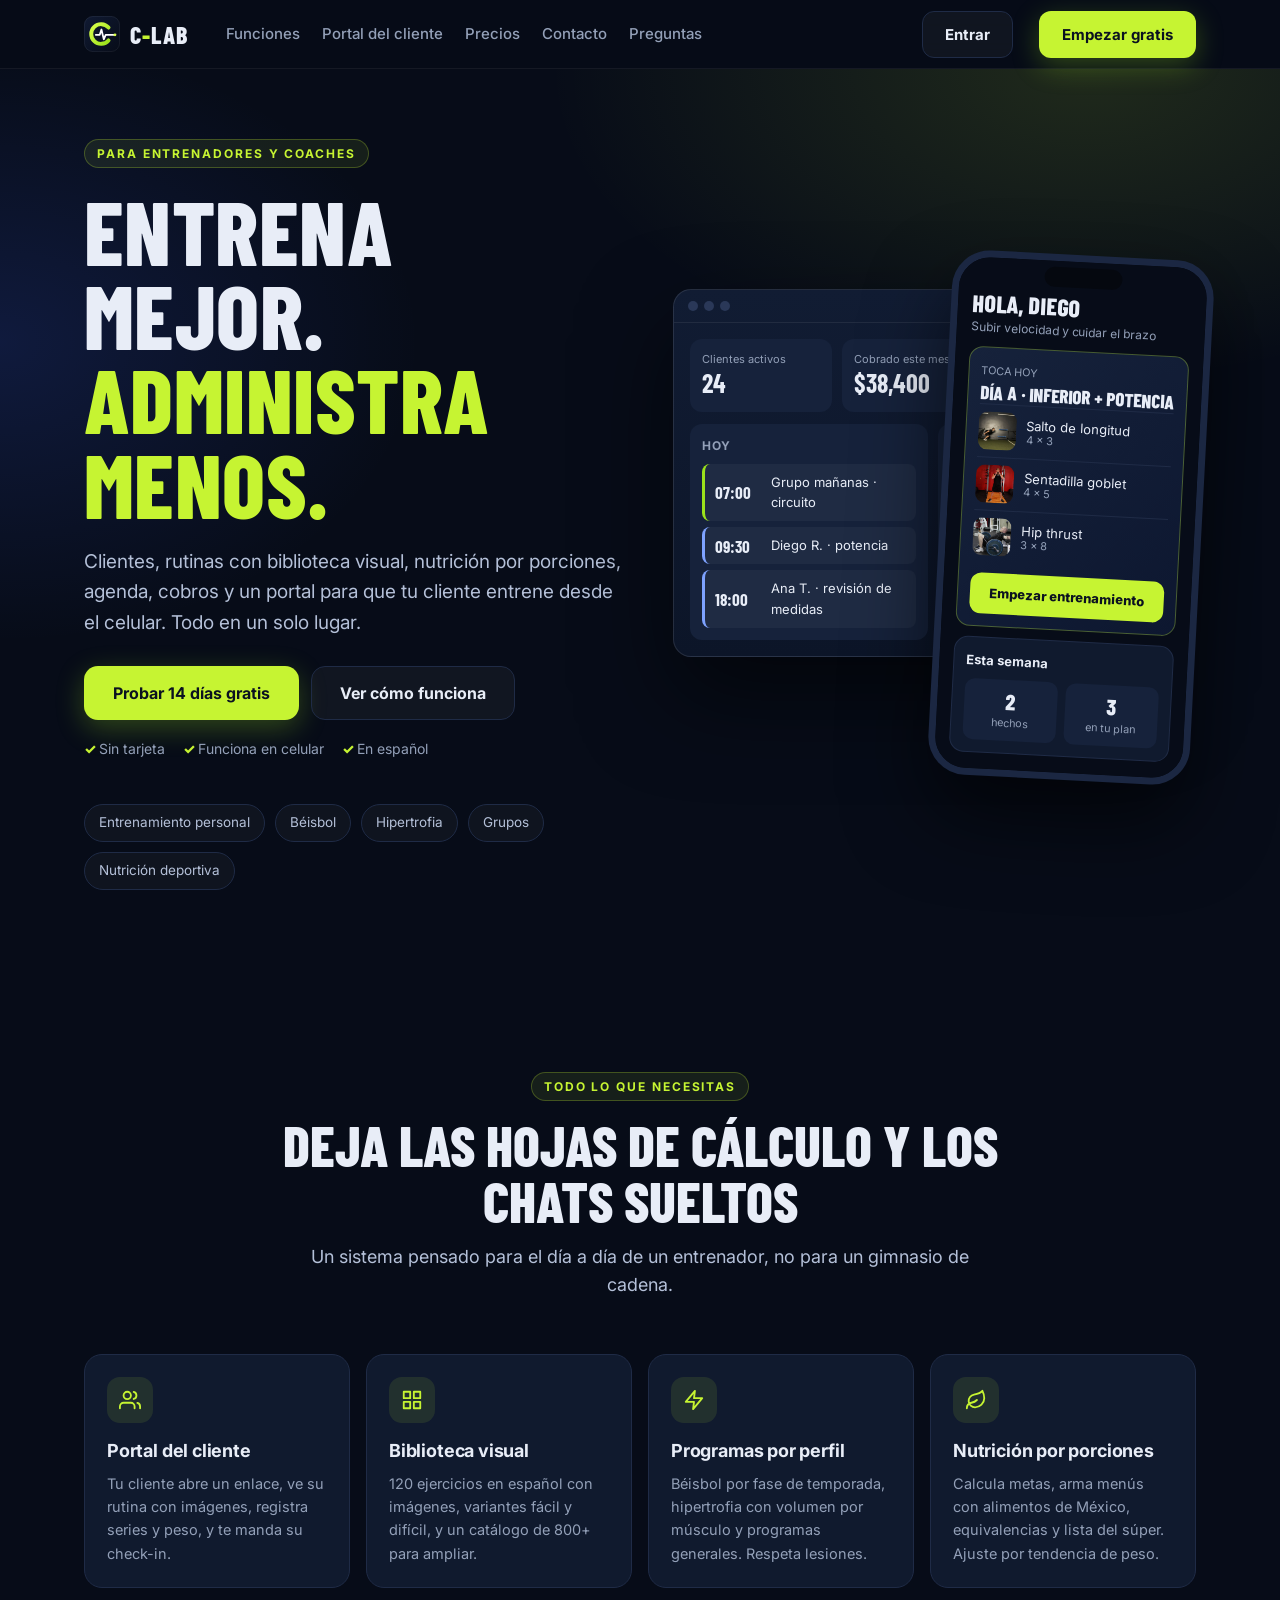
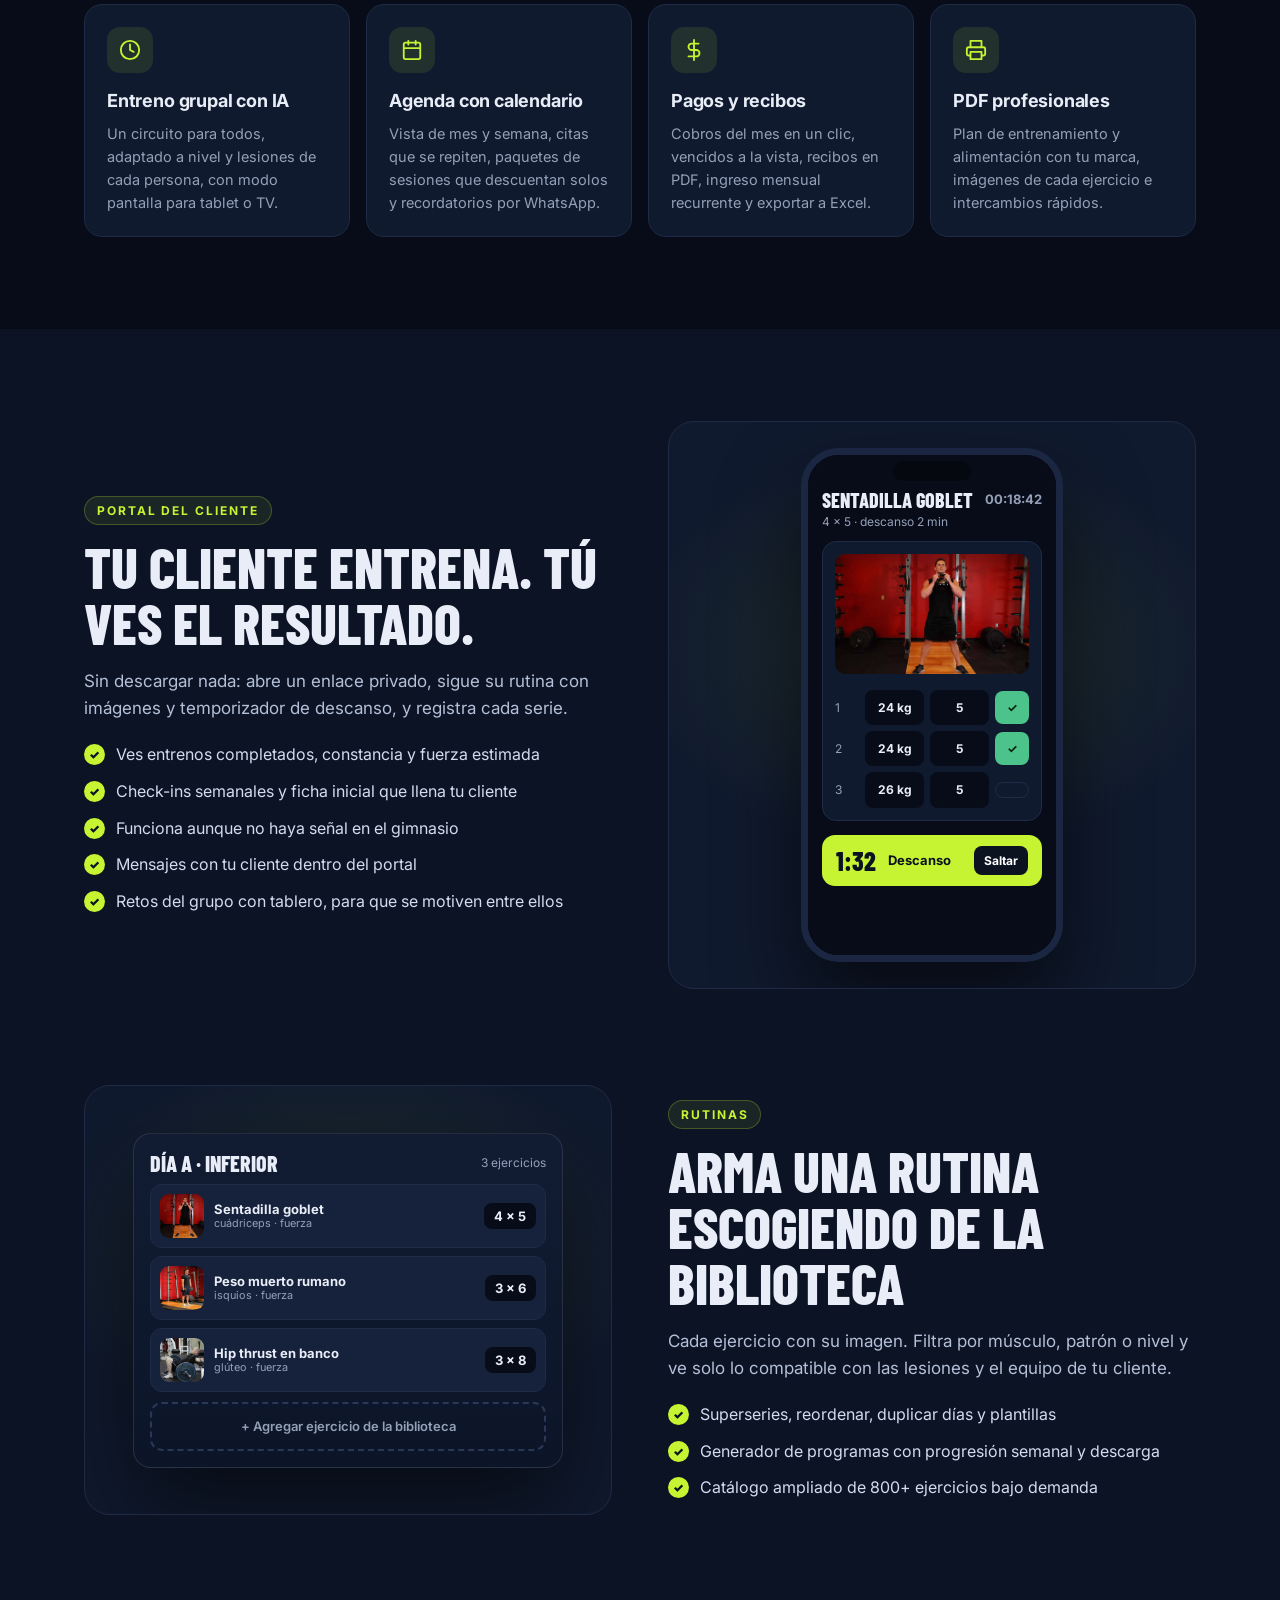
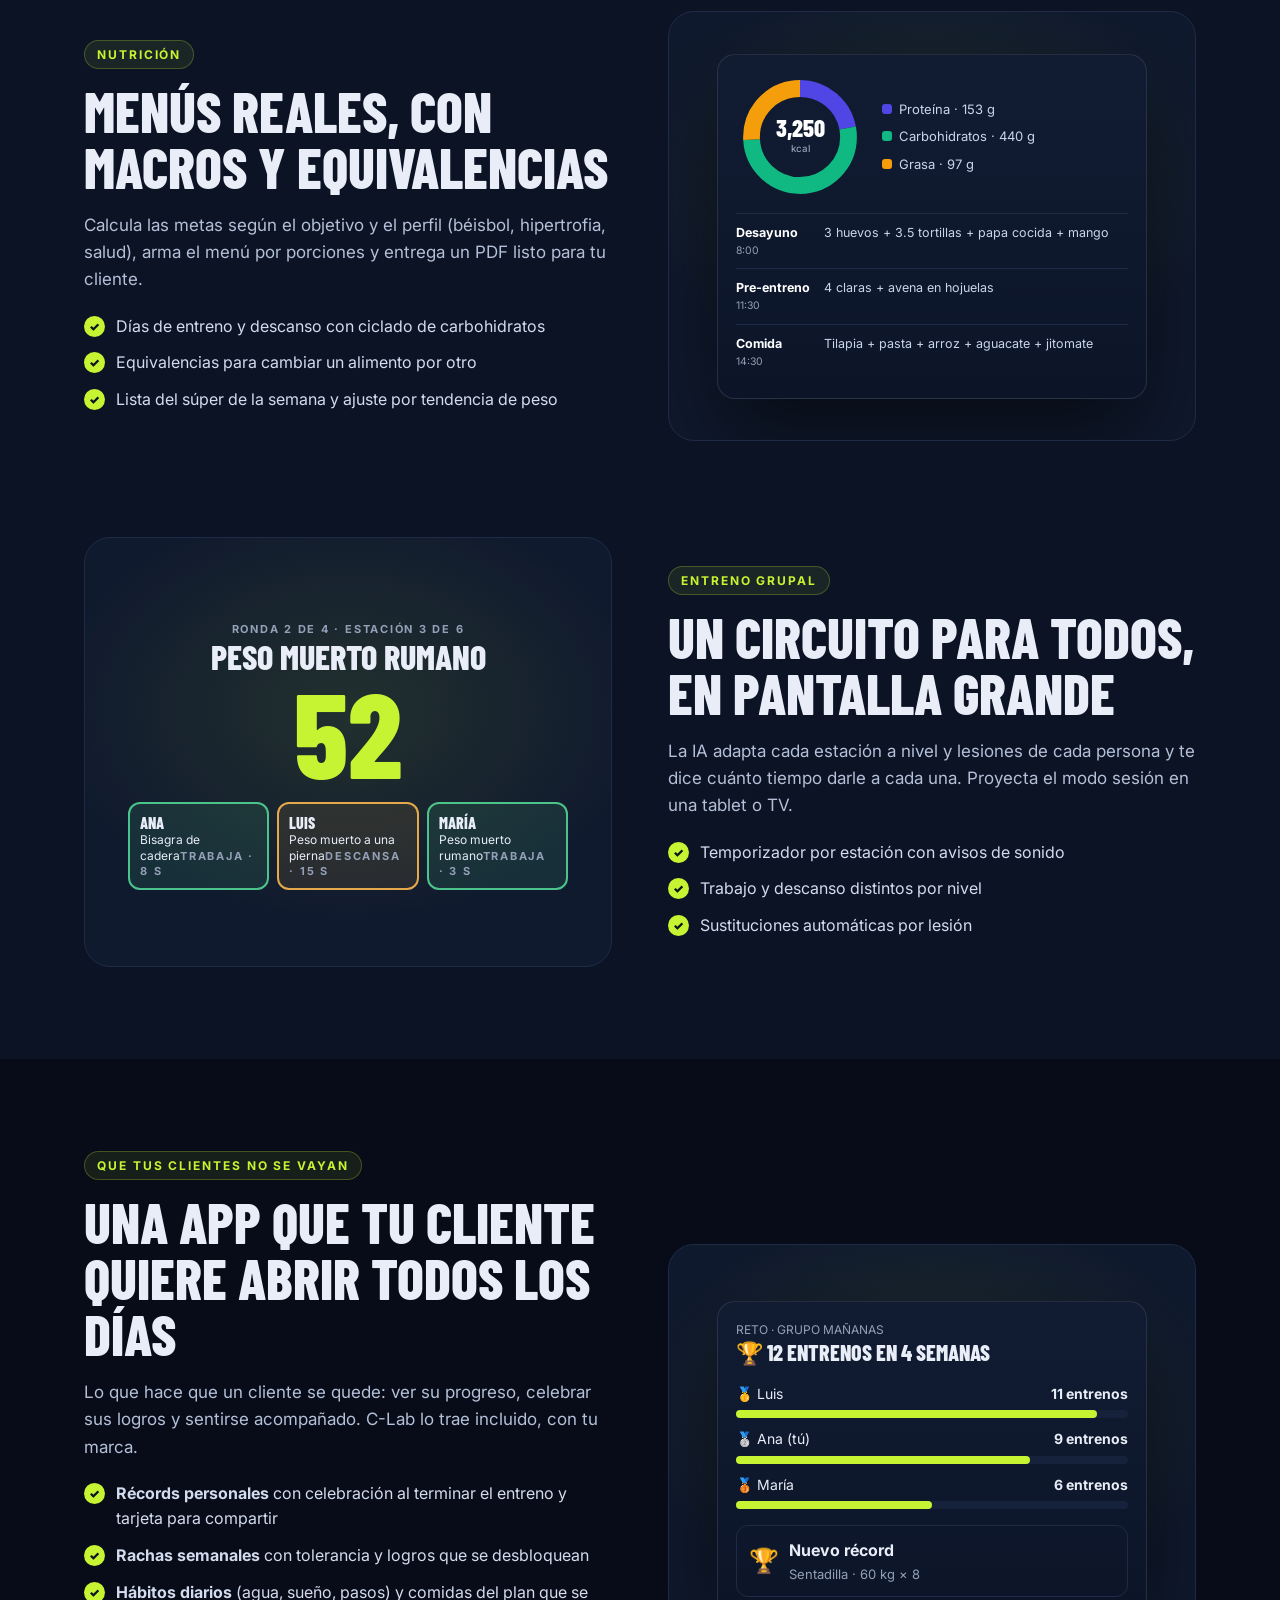
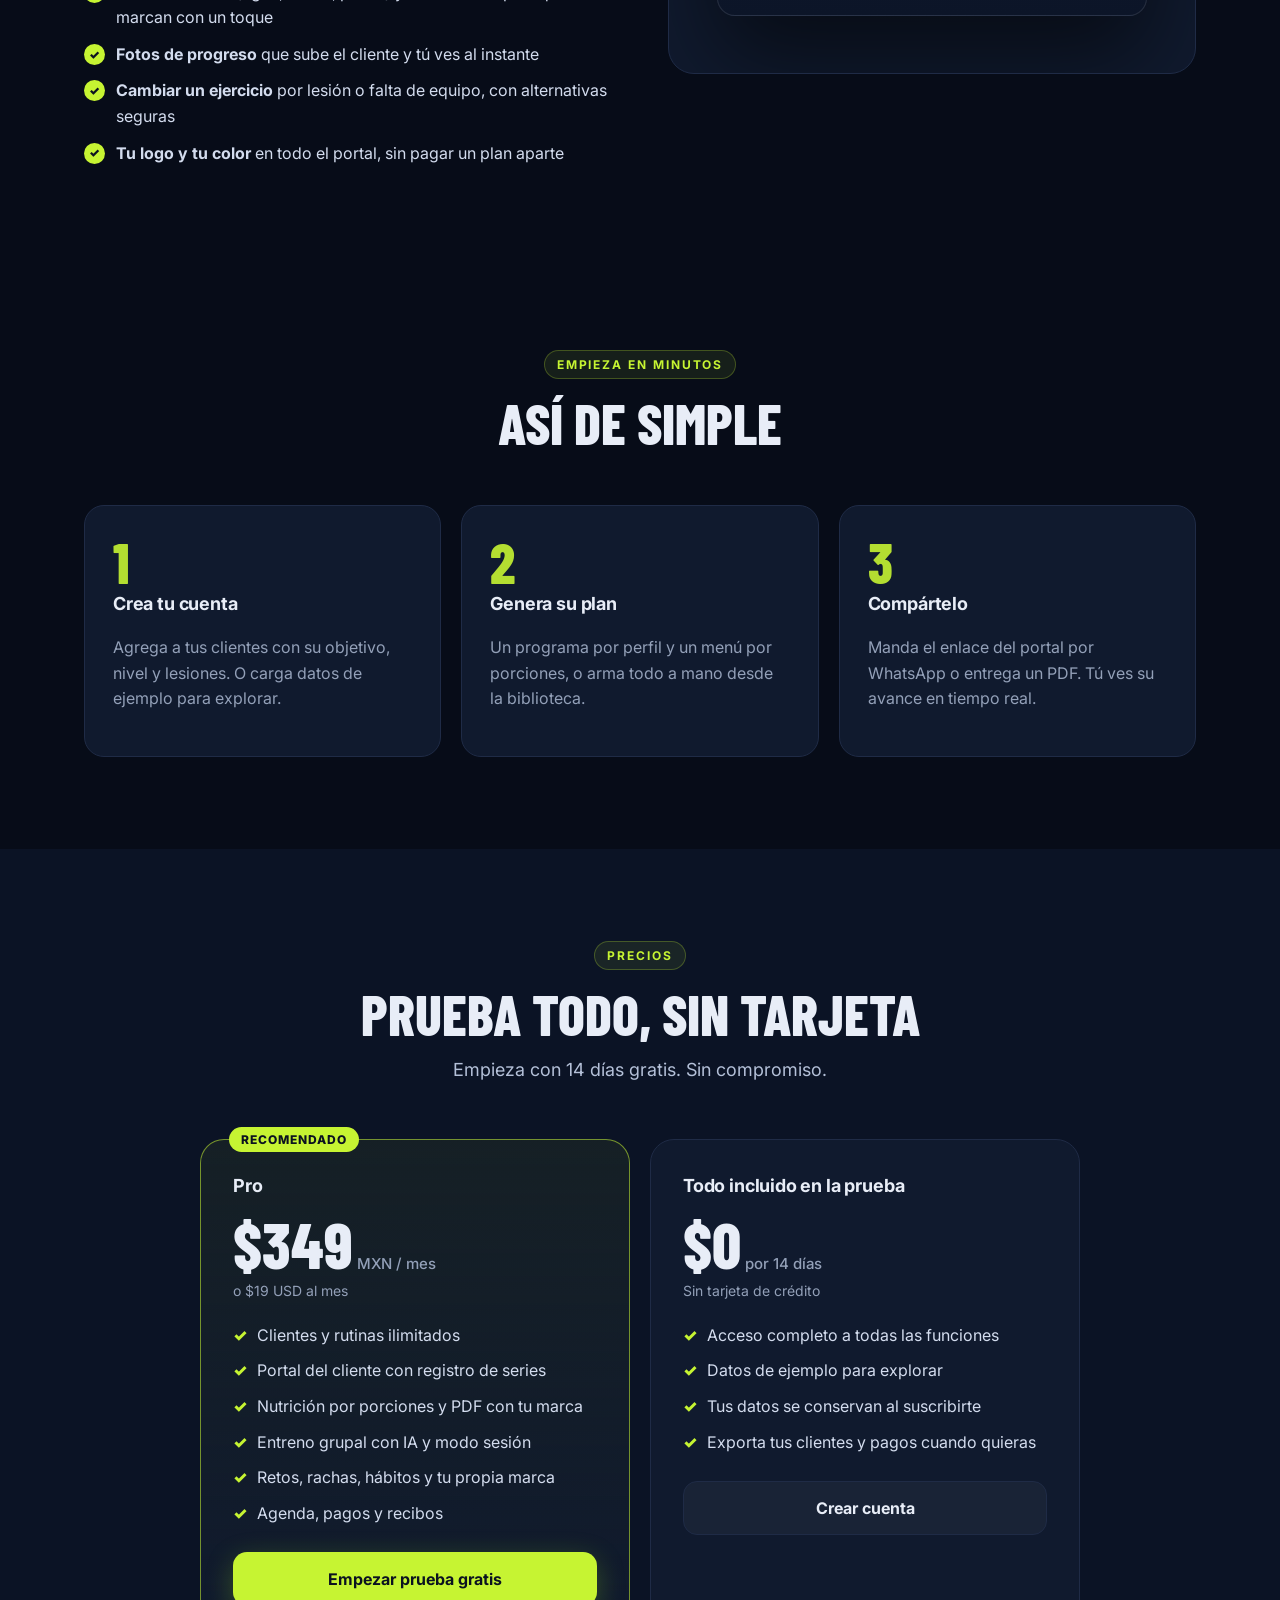
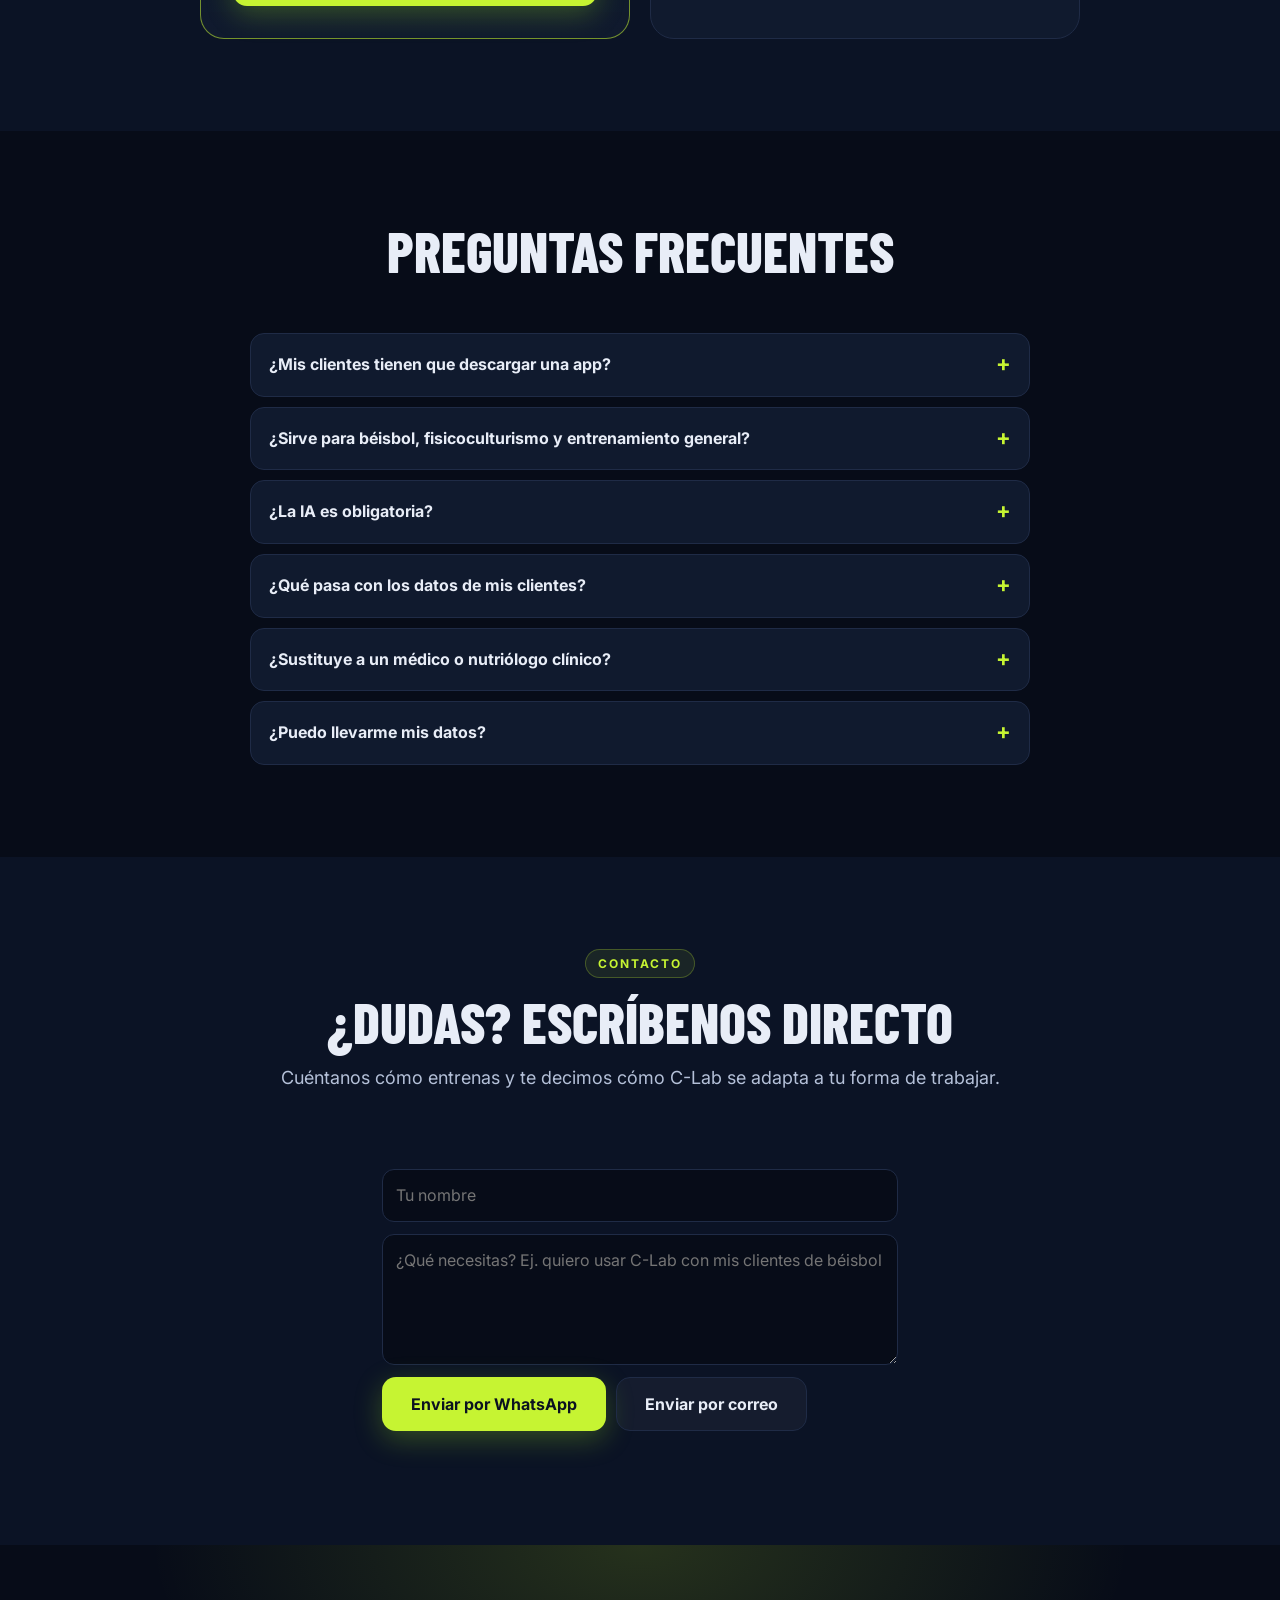
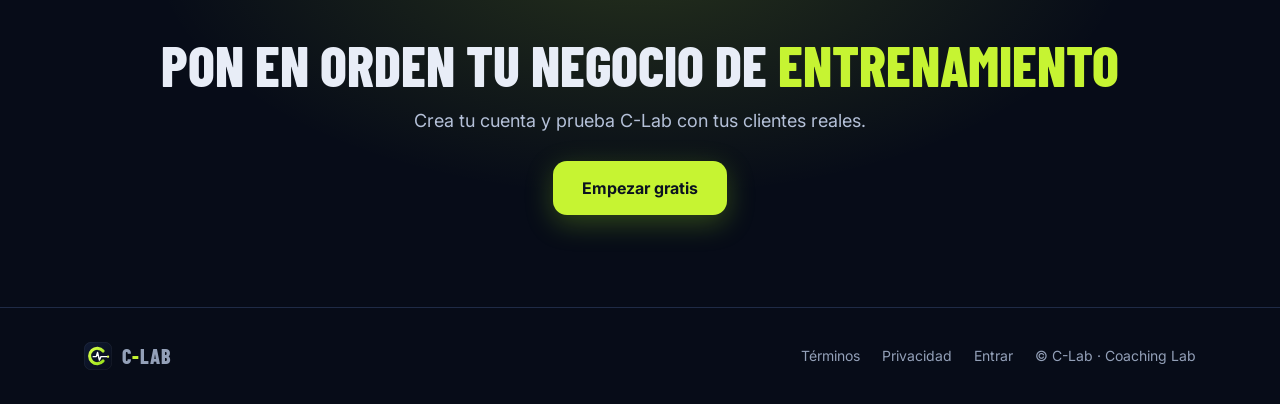
<file: index.html>
<!doctype html>
<html lang="es">
<head>
<meta charset="utf-8">
<meta name="viewport" content="width=device-width, initial-scale=1">
<meta name="theme-color" content="#070c18">
<title>C-Lab · Software para entrenadores</title>
<meta name="description" content="Clientes, rutinas con biblioteca visual, nutrición por porciones, portal del cliente, agenda y cobros. Todo en un solo lugar para entrenadores y coaches.">
<link rel="icon" href="logo-mark.svg" type="image/svg+xml">
<link rel="preconnect" href="https://fonts.googleapis.com">
<link rel="preconnect" href="https://fonts.gstatic.com" crossorigin>
<link href="https://fonts.googleapis.com/css2?family=Barlow+Condensed:wght@500;600;700;800&family=Inter:wght@400;500;600;700&display=swap" rel="stylesheet">
<link rel="stylesheet" href="landing.css?v=17">
</head>
<body>
<header class="top"><div class="wrap">
  <a class="logo" href="./"><img src="logo-mark.svg" width="36" height="36" alt=""><b>C<i>-</i>LAB</b></a>
  <nav class="links"><a href="#funciones">Funciones</a><a href="#portal">Portal del cliente</a><a href="#precios">Precios</a><a href="#contacto">Contacto</a><a href="#preguntas">Preguntas</a></nav>
  <span class="sp"></span>
  <a class="btn" href="app.html">Entrar</a><a class="btn pri" href="app.html?registro=1">Empezar gratis</a>
</div></header>

<section class="hero"><div class="wrap">
  <div>
    <span class="eyebrow">Para entrenadores y coaches</span>
    <h1 style="margin-top:20px">Entrena mejor.<br><span class="lime">Administra menos.</span></h1>
    <p class="lead">Clientes, rutinas con biblioteca visual, nutrición por porciones, agenda, cobros y un portal para que tu cliente entrene desde el celular. Todo en un solo lugar.</p>
    <div class="cta"><a class="btn pri lg" href="app.html?registro=1"><span>Probar <span id="trial">14</span> días gratis</span></a><a class="btn lg" href="#funciones">Ver cómo funciona</a></div>
    <div class="trust"><span>Sin tarjeta</span><span>Funciona en celular</span><span>En español</span></div>
    <div class="chips"><span>Entrenamiento personal</span><span>Béisbol</span><span>Hipertrofia</span><span>Grupos</span><span>Nutrición deportiva</span></div>
  </div>
  <div class="mock">
    <div class="win"><div class="bar"><i></i><i></i><i></i></div><div class="dash">
      <div class="kp"><div><small>Clientes activos</small><b>24</b></div><div><small>Cobrado este mes</small><b>$38,400</b></div><div><small>Citas de hoy</small><b>6</b></div></div>
      <div class="g2"><div class="pnl"><h4>Hoy</h4><div class="sess"><b>07:00</b><span>Grupo mañanas · circuito</span></div><div class="sess b"><b>09:30</b><span>Diego R. · potencia</span></div><div class="sess b"><b>18:00</b><span>Ana T. · revisión de medidas</span></div></div>
      <div class="pnl"><h4>Ingresos</h4><div class="bars"><i style="height:34%"></i><i style="height:48%"></i><i style="height:42%"></i><i style="height:66%"></i><i style="height:78%"></i><i style="height:94%"></i></div></div></div>
    </div></div>
    <div class="phone"><div class="ph"><h5>Hola, Diego</h5><div class="sub">Subir velocidad y cuidar el brazo</div>
      <div class="pc a"><small class="mute">TOCA HOY</small><div style="font:800 19px var(--display);text-transform:uppercase">Día A · Inferior + potencia</div>
        <div class="ex"><img src="img/ex/Standing_Long_Jump/0.jpg" alt=""><div>Salto de longitud<small>4 × 3</small></div></div>
        <div class="ex"><img src="img/ex/Goblet_Squat/0.jpg" alt=""><div>Sentadilla goblet<small>4 × 5</small></div></div>
        <div class="ex"><img src="img/ex/Barbell_Hip_Thrust/0.jpg" alt=""><div>Hip thrust<small>3 × 8</small></div></div>
        <span class="pb">Empezar entrenamiento</span></div>
      <div class="pc"><b>Esta semana</b><div style="display:flex;gap:8px;margin-top:8px"><div style="flex:1;background:var(--card2);border-radius:10px;padding:8px;text-align:center"><b style="font:800 22px var(--display)">2</b><small style="display:block;color:var(--mute)">hechos</small></div><div style="flex:1;background:var(--card2);border-radius:10px;padding:8px;text-align:center"><b style="font:800 22px var(--display)">3</b><small style="display:block;color:var(--mute)">en tu plan</small></div></div></div></div></div>
  </div>
</div></section>

<section id="funciones"><div class="wrap">
  <div class="head"><span class="eyebrow">Todo lo que necesitas</span><h2 style="margin-top:16px">Deja las hojas de cálculo y los chats sueltos</h2><p>Un sistema pensado para el día a día de un entrenador, no para un gimnasio de cadena.</p></div>
  <div class="grid">
    <div class="feat"><div class="ic"><svg width="22" height="22" viewBox="0 0 24 24" fill="none" stroke="currentColor" stroke-width="2" stroke-linecap="round" stroke-linejoin="round"><path d="M17 21v-2a4 4 0 0 0-4-4H5a4 4 0 0 0-4 4v2M9 11a4 4 0 1 0 0-8 4 4 0 0 0 0 8zM23 21v-2a4 4 0 0 0-3-3.87M16 3.13a4 4 0 0 1 0 7.75"/></svg></div><h3>Portal del cliente</h3><p>Tu cliente abre un enlace, ve su rutina con imágenes, registra series y peso, y te manda su check-in.</p></div>
    <div class="feat"><div class="ic"><svg width="22" height="22" viewBox="0 0 24 24" fill="none" stroke="currentColor" stroke-width="2" stroke-linecap="round" stroke-linejoin="round"><path d="M3 3h7v7H3zM14 3h7v7h-7zM14 14h7v7h-7zM3 14h7v7H3z"/></svg></div><h3>Biblioteca visual</h3><p>120 ejercicios en español con imágenes, variantes fácil y difícil, y un catálogo de 800+ para ampliar.</p></div>
    <div class="feat"><div class="ic"><svg width="22" height="22" viewBox="0 0 24 24" fill="none" stroke="currentColor" stroke-width="2" stroke-linecap="round" stroke-linejoin="round"><path d="M13 2L3 14h9l-1 8 10-12h-9l1-8z"/></svg></div><h3>Programas por perfil</h3><p>Béisbol por fase de temporada, hipertrofia con volumen por músculo y programas generales. Respeta lesiones.</p></div>
    <div class="feat"><div class="ic"><svg width="22" height="22" viewBox="0 0 24 24" fill="none" stroke="currentColor" stroke-width="2" stroke-linecap="round" stroke-linejoin="round"><path d="M11 20A7 7 0 0 1 9.8 6.1C15.5 5 17 4.48 19 2c1 2 2 4.18 2 8 0 5.5-4.78 10-10 10zM2 21c0-3 1.85-5.36 5.08-6C9.5 14.52 12 13 13 12"/></svg></div><h3>Nutrición por porciones</h3><p>Calcula metas, arma menús con alimentos de México, equivalencias y lista del súper. Ajuste por tendencia de peso.</p></div>
    <div class="feat"><div class="ic"><svg width="22" height="22" viewBox="0 0 24 24" fill="none" stroke="currentColor" stroke-width="2" stroke-linecap="round" stroke-linejoin="round"><circle cx="12" cy="12" r="10"/><path d="M12 6v6l4 2"/></svg></div><h3>Entreno grupal con IA</h3><p>Un circuito para todos, adaptado a nivel y lesiones de cada persona, con modo pantalla para tablet o TV.</p></div>
    <div class="feat"><div class="ic"><svg width="22" height="22" viewBox="0 0 24 24" fill="none" stroke="currentColor" stroke-width="2" stroke-linecap="round" stroke-linejoin="round"><path d="M3 6a2 2 0 0 1 2-2h14a2 2 0 0 1 2 2v14a2 2 0 0 1-2 2H5a2 2 0 0 1-2-2zM16 2v4M8 2v4M3 10h18"/></svg></div><h3>Agenda con calendario</h3><p>Vista de mes y semana, citas que se repiten, paquetes de sesiones que descuentan solos y recordatorios por WhatsApp.</p></div>
    <div class="feat"><div class="ic"><svg width="22" height="22" viewBox="0 0 24 24" fill="none" stroke="currentColor" stroke-width="2" stroke-linecap="round" stroke-linejoin="round"><path d="M12 1v22M17 5H9.5a3.5 3.5 0 0 0 0 7h5a3.5 3.5 0 0 1 0 7H6"/></svg></div><h3>Pagos y recibos</h3><p>Cobros del mes en un clic, vencidos a la vista, recibos en PDF, ingreso mensual recurrente y exportar a Excel.</p></div>
    <div class="feat"><div class="ic"><svg width="22" height="22" viewBox="0 0 24 24" fill="none" stroke="currentColor" stroke-width="2" stroke-linecap="round" stroke-linejoin="round"><path d="M6 9V2h12v7M6 18H4a2 2 0 0 1-2-2v-5a2 2 0 0 1 2-2h16a2 2 0 0 1 2 2v5a2 2 0 0 1-2 2h-2M6 14h12v8H6z"/></svg></div><h3>PDF profesionales</h3><p>Plan de entrenamiento y alimentación con tu marca, imágenes de cada ejercicio e intercambios rápidos.</p></div>
  </div>
</div></section>

<section id="portal" class="alt"><div class="wrap">
  <div class="show"><div class="txt"><span class="eyebrow">Portal del cliente</span><h2>Tu cliente entrena. Tú ves el resultado.</h2><p>Sin descargar nada: abre un enlace privado, sigue su rutina con imágenes y temporizador de descanso, y registra cada serie.</p>
    <ul><li>Ves entrenos completados, constancia y fuerza estimada</li><li>Check-ins semanales y ficha inicial que llena tu cliente</li><li>Funciona aunque no haya señal en el gimnasio</li><li>Mensajes con tu cliente dentro del portal</li><li>Retos del grupo con tablero, para que se motiven entre ellos</li></ul></div>
    <div class="stage"><div class="phone"><div class="ph"><div style="display:flex;justify-content:space-between;align-items:center"><h5 style="font-size:20px">Sentadilla goblet</h5><b class="mute">00:18:42</b></div><div class="sub">4 × 5 · descanso 2 min</div>
      <div class="pc"><img src="img/ex/Goblet_Squat/0.jpg" style="width:100%;height:120px;object-fit:cover;border-radius:10px" alt="">
        <div style="display:grid;grid-template-columns:24px 1fr 1fr 34px;gap:6px;margin-top:10px;align-items:center;font-size:12px"><span class="mute">1</span><b style="background:var(--bg);padding:8px;border-radius:8px;text-align:center">24 kg</b><b style="background:var(--bg);padding:8px;border-radius:8px;text-align:center">5</b><b style="background:#4cc38a;color:#06210f;border-radius:8px;text-align:center;padding:7px 0">✓</b>
        <span class="mute">2</span><b style="background:var(--bg);padding:8px;border-radius:8px;text-align:center">24 kg</b><b style="background:var(--bg);padding:8px;border-radius:8px;text-align:center">5</b><b style="background:#4cc38a;color:#06210f;border-radius:8px;text-align:center;padding:7px 0">✓</b>
        <span class="mute">3</span><b style="background:var(--bg);padding:8px;border-radius:8px;text-align:center">26 kg</b><b style="background:var(--bg);padding:8px;border-radius:8px;text-align:center">5</b><b style="border:1px solid var(--line);border-radius:8px;text-align:center;padding:7px 0"></b></div></div>
      <div style="background:var(--accent);color:var(--ink-a);border-radius:13px;padding:10px 14px;display:flex;align-items:center;gap:12px;margin-top:14px"><b style="font:800 26px var(--display)">1:32</b><b style="flex:1">Descanso</b><span style="background:var(--ink-a);color:#fff;border-radius:8px;padding:5px 10px;font-size:12px;font-weight:700">Saltar</span></div></div></div></div></div>

  <div class="show rev"><div class="txt"><span class="eyebrow">Rutinas</span><h2>Arma una rutina escogiendo de la biblioteca</h2><p>Cada ejercicio con su imagen. Filtra por músculo, patrón o nivel y ve solo lo compatible con las lesiones y el equipo de tu cliente.</p>
    <ul><li>Superseries, reordenar, duplicar días y plantillas</li><li>Generador de programas con progresión semanal y descarga</li><li>Catálogo ampliado de 800+ ejercicios bajo demanda</li></ul></div>
    <div class="stage"><div class="panel win" style="padding:16px"><div style="display:flex;justify-content:space-between;align-items:center"><b style="font:800 22px var(--display);text-transform:uppercase">Día A · Inferior</b><span style="color:var(--mute);font-size:12px">3 ejercicios</span></div>
      <div class="rb"><img src="img/ex/Goblet_Squat/0.jpg" alt=""><div><b>Sentadilla goblet</b><small>cuádriceps · fuerza</small></div><span>4 × 5</span></div>
      <div class="rb"><img src="img/ex/Stiff-Legged_Dumbbell_Deadlift/0.jpg" alt=""><div><b>Peso muerto rumano</b><small>isquios · fuerza</small></div><span>3 × 6</span></div>
      <div class="rb"><img src="img/ex/Barbell_Hip_Thrust/0.jpg" alt=""><div><b>Hip thrust en banco</b><small>glúteo · fuerza</small></div><span>3 × 8</span></div>
      <div class="add">+ Agregar ejercicio de la biblioteca</div></div></div></div>

  <div class="show"><div class="txt"><span class="eyebrow">Nutrición</span><h2>Menús reales, con macros y equivalencias</h2><p>Calcula las metas según el objetivo y el perfil (béisbol, hipertrofia, salud), arma el menú por porciones y entrega un PDF listo para tu cliente.</p>
    <ul><li>Días de entreno y descanso con ciclado de carbohidratos</li><li>Equivalencias para cambiar un alimento por otro</li><li>Lista del súper de la semana y ajuste por tendencia de peso</li></ul></div>
    <div class="stage"><div class="panel win" style="padding:18px"><div class="donutm"><svg viewBox="0 0 42 42"><circle r="15.9155" cx="21" cy="21" fill="none" stroke="#4f46e5" stroke-width="5.5" stroke-dasharray="22 78" transform="rotate(-90 21 21)"/><circle r="15.9155" cx="21" cy="21" fill="none" stroke="#10b981" stroke-width="5.5" stroke-dasharray="52 48" stroke-dashoffset="-22" transform="rotate(-90 21 21)"/><circle r="15.9155" cx="21" cy="21" fill="none" stroke="#f59e0b" stroke-width="5.5" stroke-dasharray="26 74" stroke-dashoffset="-74" transform="rotate(-90 21 21)"/><text x="21" y="21" text-anchor="middle" fill="#fff" style="font:800 8px var(--display)">3,250</text><text x="21" y="26" text-anchor="middle" fill="#93a0b8" style="font:500 3.2px var(--font)">kcal</text></svg>
      <div class="lg2"><span><i style="background:#4f46e5"></i>Proteína · 153 g</span><span><i style="background:#10b981"></i>Carbohidratos · 440 g</span><span><i style="background:#f59e0b"></i>Grasa · 97 g</span></div></div>
      <div class="meal" style="margin-top:12px"><span><b>Desayuno</b><small>8:00</small></span><span>3 huevos + 3.5 tortillas + papa cocida + mango</span></div>
      <div class="meal"><span><b>Pre-entreno</b><small>11:30</small></span><span>4 claras + avena en hojuelas</span></div>
      <div class="meal"><span><b>Comida</b><small>14:30</small></span><span>Tilapia + pasta + arroz + aguacate + jitomate</span></div></div></div></div>

  <div class="show rev"><div class="txt"><span class="eyebrow">Entreno grupal</span><h2>Un circuito para todos, en pantalla grande</h2><p>La IA adapta cada estación a nivel y lesiones de cada persona y te dice cuánto tiempo darle a cada una. Proyecta el modo sesión en una tablet o TV.</p>
    <ul><li>Temporizador por estación con avisos de sonido</li><li>Trabajo y descanso distintos por nivel</li><li>Sustituciones automáticas por lesión</li></ul></div>
    <div class="stage"><div class="timer"><small>Ronda 2 de 4 · Estación 3 de 6</small><div class="n">Peso muerto rumano</div><div class="t">52</div>
      <div class="cl3"><div><b>Ana</b>Bisagra de cadera<small>TRABAJA · 8 s</small></div><div class="r"><b>Luis</b>Peso muerto a una pierna<small>DESCANSA · 15 s</small></div><div><b>María</b>Peso muerto rumano<small>TRABAJA · 3 s</small></div></div></div></div></div>
</div></section>

<section id="retencion"><div class="wrap">
  <div class="show"><div class="txt"><span class="eyebrow">Que tus clientes no se vayan</span><h2>Una app que tu cliente quiere abrir todos los días</h2><p>Lo que hace que un cliente se quede: ver su progreso, celebrar sus logros y sentirse acompañado. C-Lab lo trae incluido, con tu marca.</p>
    <ul><li><span><b>Récords personales</b> con celebración al terminar el entreno y tarjeta para compartir</span></li><li><span><b>Rachas semanales</b> con tolerancia y logros que se desbloquean</span></li><li><span><b>Hábitos diarios</b> (agua, sueño, pasos) y comidas del plan que se marcan con un toque</span></li><li><span><b>Fotos de progreso</b> que sube el cliente y tú ves al instante</span></li><li><span><b>Cambiar un ejercicio</b> por lesión o falta de equipo, con alternativas seguras</span></li><li><span><b>Tu logo y tu color</b> en todo el portal, sin pagar un plan aparte</span></li></ul></div>
    <div class="stage"><div class="panel win" style="padding:18px"><div style="font-size:12px;color:var(--mute)">RETO · GRUPO MAÑANAS</div><b style="font:800 22px var(--display);text-transform:uppercase">🏆 12 entrenos en 4 semanas</b>
      <div style="margin-top:14px;display:grid;gap:10px;font-size:14px">
        <div><div style="display:flex;justify-content:space-between"><span>🥇 Luis</span><b>11 entrenos</b></div><div style="height:8px;border-radius:8px;background:var(--card2);margin-top:5px"><i style="display:block;height:100%;width:92%;border-radius:8px;background:var(--accent)"></i></div></div>
        <div><div style="display:flex;justify-content:space-between"><span>🥈 Ana (tú)</span><b>9 entrenos</b></div><div style="height:8px;border-radius:8px;background:var(--card2);margin-top:5px"><i style="display:block;height:100%;width:75%;border-radius:8px;background:var(--accent)"></i></div></div>
        <div><div style="display:flex;justify-content:space-between"><span>🥉 María</span><b>6 entrenos</b></div><div style="height:8px;border-radius:8px;background:var(--card2);margin-top:5px"><i style="display:block;height:100%;width:50%;border-radius:8px;background:var(--accent)"></i></div></div></div>
      <div style="margin-top:16px;border:1px solid var(--line);border-radius:12px;padding:12px;display:flex;gap:10px;align-items:center"><span style="font-size:24px">🏆</span><div><b>Nuevo récord</b><div style="color:var(--mute);font-size:13px">Sentadilla · 60 kg × 8</div></div></div></div></div></div>
</div></section>

<section><div class="wrap">
  <div class="head"><span class="eyebrow">Empieza en minutos</span><h2 style="margin-top:16px">Así de simple</h2></div>
  <div class="steps"><div class="step"><div class="n">1</div><h3>Crea tu cuenta</h3><p>Agrega a tus clientes con su objetivo, nivel y lesiones. O carga datos de ejemplo para explorar.</p></div>
    <div class="step"><div class="n">2</div><h3>Genera su plan</h3><p>Un programa por perfil y un menú por porciones, o arma todo a mano desde la biblioteca.</p></div>
    <div class="step"><div class="n">3</div><h3>Compártelo</h3><p>Manda el enlace del portal por WhatsApp o entrega un PDF. Tú ves su avance en tiempo real.</p></div></div>
</div></section>

<section id="precios" class="alt"><div class="wrap">
  <div class="head"><span class="eyebrow">Precios</span><h2 style="margin-top:16px">Prueba todo, sin tarjeta</h2><p>Empieza con <span id="trial2">14</span> días gratis. Sin compromiso.</p></div>
  <div class="prices">
    <div class="plan pro"><span class="tagp">Recomendado</span><h3>Pro</h3><div class="price"><span id="p-mxn">$349</span><small> MXN / mes</small></div><div class="mute" style="font-size:14px">o <span id="p-usd">$19</span> USD al mes</div>
      <ul><li>Clientes y rutinas ilimitados</li><li>Portal del cliente con registro de series</li><li>Nutrición por porciones y PDF con tu marca</li><li>Entreno grupal con IA y modo sesión</li><li>Retos, rachas, hábitos y tu propia marca</li><li>Agenda, pagos y recibos</li></ul><a class="btn pri lg" style="width:100%;justify-content:center" href="app.html?registro=1">Empezar prueba gratis</a></div>
    <div class="plan"><h3>Todo incluido en la prueba</h3><div class="price">$0<small> por <span id="trial3">14</span> días</small></div><div class="mute" style="font-size:14px">Sin tarjeta de crédito</div>
      <ul><li>Acceso completo a todas las funciones</li><li>Datos de ejemplo para explorar</li><li>Tus datos se conservan al suscribirte</li><li>Exporta tus clientes y pagos cuando quieras</li></ul><a class="btn lg" style="width:100%;justify-content:center" href="app.html?registro=1">Crear cuenta</a></div>
  </div>
</div></section>

<section id="preguntas"><div class="wrap">
  <div class="head"><h2>Preguntas frecuentes</h2></div>
  <div class="faq">
    <details><summary>¿Mis clientes tienen que descargar una app?</summary><p>No. Reciben un enlace y abren su plan en el navegador del celular. Si quieren, lo agregan a la pantalla de inicio y se abre como una app.</p></details>
    <details><summary>¿Sirve para béisbol, fisicoculturismo y entrenamiento general?</summary><p>Sí. Cada cliente tiene su perfil: béisbol (con fases de temporada y cuidado del brazo), hipertrofia (con volumen por músculo y descargas) o salud general. Los programas y los menús se ajustan a ese perfil.</p></details>
    <details><summary>¿La IA es obligatoria?</summary><p>No. Sin IA, el entreno grupal se arma con reglas del sistema. Si quieres razonamiento adicional, agregas tu propia clave de Anthropic en Ajustes.</p></details>
    <details><summary>¿Qué pasa con los datos de mis clientes?</summary><p>Se guardan en la nube con acceso restringido por cuenta: cada entrenador solo ve a sus clientes. El enlace del portal es privado y puedes desactivarlo o cambiarlo en cualquier momento. Lee el <a href="privacidad.html" style="color:var(--accent)">aviso de privacidad</a>.</p></details>
    <details><summary>¿Sustituye a un médico o nutriólogo clínico?</summary><p>No. C-Lab es una herramienta de orientación para entrenadores. Los planes son sugerencias que tú revisas y ajustas, y no reemplazan una valoración médica.</p></details>
    <details><summary>¿Puedo llevarme mis datos?</summary><p>Sí. Puedes descargar un respaldo completo y exportar clientes y pagos a Excel (CSV) cuando quieras.</p></details>
  </div>
</div></section>

<section id="contacto" class="alt"><div class="wrap">
  <div class="head"><span class="eyebrow">Contacto</span><h2 style="margin-top:16px">¿Dudas? Escríbenos directo</h2><p>Cuéntanos cómo entrenas y te decimos cómo C-Lab se adapta a tu forma de trabajar.</p></div>
  <form id="contact-form" class="panel" style="max-width:560px;margin:0 auto;padding:22px;display:grid;gap:12px">
    <input name="name" placeholder="Tu nombre" required autocomplete="name" style="padding:13px;border-radius:12px;border:1px solid var(--line);background:var(--bg);color:inherit;font:inherit">
    <textarea name="msg" rows="4" placeholder="¿Qué necesitas? Ej. quiero usar C-Lab con mis clientes de béisbol" required style="padding:13px;border-radius:12px;border:1px solid var(--line);background:var(--bg);color:inherit;font:inherit"></textarea>
    <div style="display:flex;gap:10px;flex-wrap:wrap"><button type="submit" class="btn pri lg" data-via="wa" id="c-wa" hidden>Enviar por WhatsApp</button><button type="submit" class="btn lg" data-via="mail" id="c-mail" hidden>Enviar por correo</button></div>
    <p id="c-none" class="mute" style="margin:0;font-size:14px">Muy pronto: por ahora puedes crear tu cuenta y probar C-Lab gratis.</p>
  </form>
</div></section>

<section class="final"><div class="wrap"><h2>Pon en orden tu negocio de <span class="lime">entrenamiento</span></h2><p>Crea tu cuenta y prueba C-Lab con tus clientes reales.</p><a class="btn pri lg" href="app.html?registro=1">Empezar gratis</a></div></section>

<footer><div class="wrap"><a class="logo" href="./"><img src="logo-mark.svg" width="28" height="28" alt=""><b style="font-size:20px">C<i>-</i>LAB</b></a><span class="sp"></span><a href="terminos.html">Términos</a><a href="privacidad.html">Privacidad</a><a href="app.html">Entrar</a><span>© C-Lab · Coaching Lab</span></div></footer>
<script type="module" src="landing.js?v=17"></script>
</body>
</html>
</file>
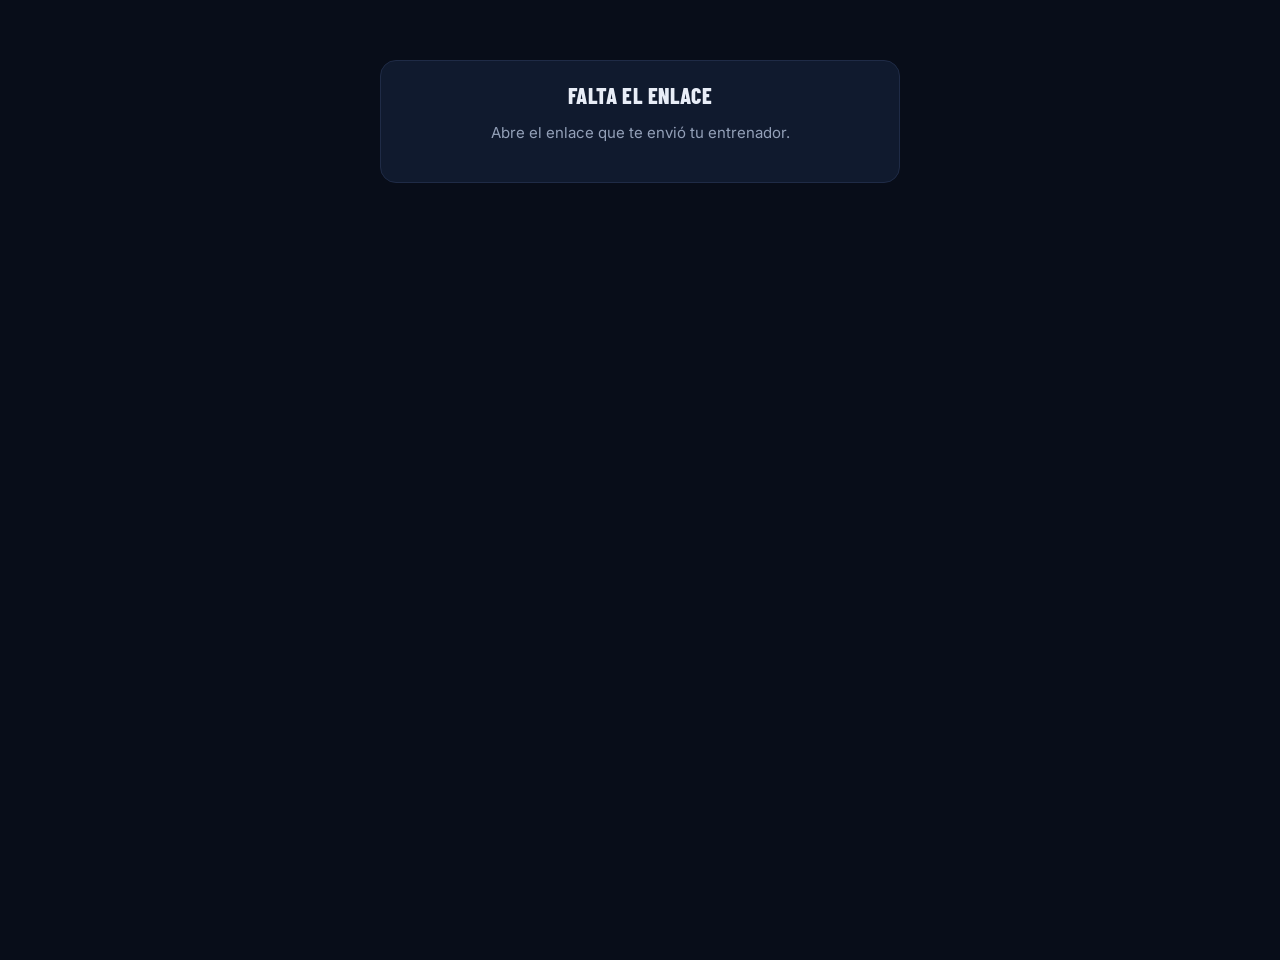
<file: portal.html>
<!doctype html>
<html lang="es">
<head>
<meta charset="utf-8">
<meta name="viewport" content="width=device-width, initial-scale=1, viewport-fit=cover">
<meta name="theme-color" content="#0a1020">
<meta name="apple-mobile-web-app-capable" content="yes">
<meta name="apple-mobile-web-app-title" content="C-Lab">
<title>C-Lab · Mi plan</title>
<link rel="icon" href="logo-mark.svg" type="image/svg+xml">
<link rel="manifest" href="manifest.webmanifest">
<link rel="preconnect" href="https://fonts.googleapis.com">
<link rel="preconnect" href="https://fonts.gstatic.com" crossorigin>
<link href="https://fonts.googleapis.com/css2?family=Barlow+Condensed:wght@500;600;700;800&family=Inter:wght@400;500;600;700&display=swap" rel="stylesheet">
<link rel="stylesheet" href="portal.css?v=6">
</head>
<body>
<div id="app"><div class="boot"><div class="spin"></div><p>Cargando tu plan…</p></div></div>
<div id="sheet" hidden></div>
<div id="toast" hidden></div>
<script type="module" src="portal.js?v=6"></script>
</body>
</html>
</file>
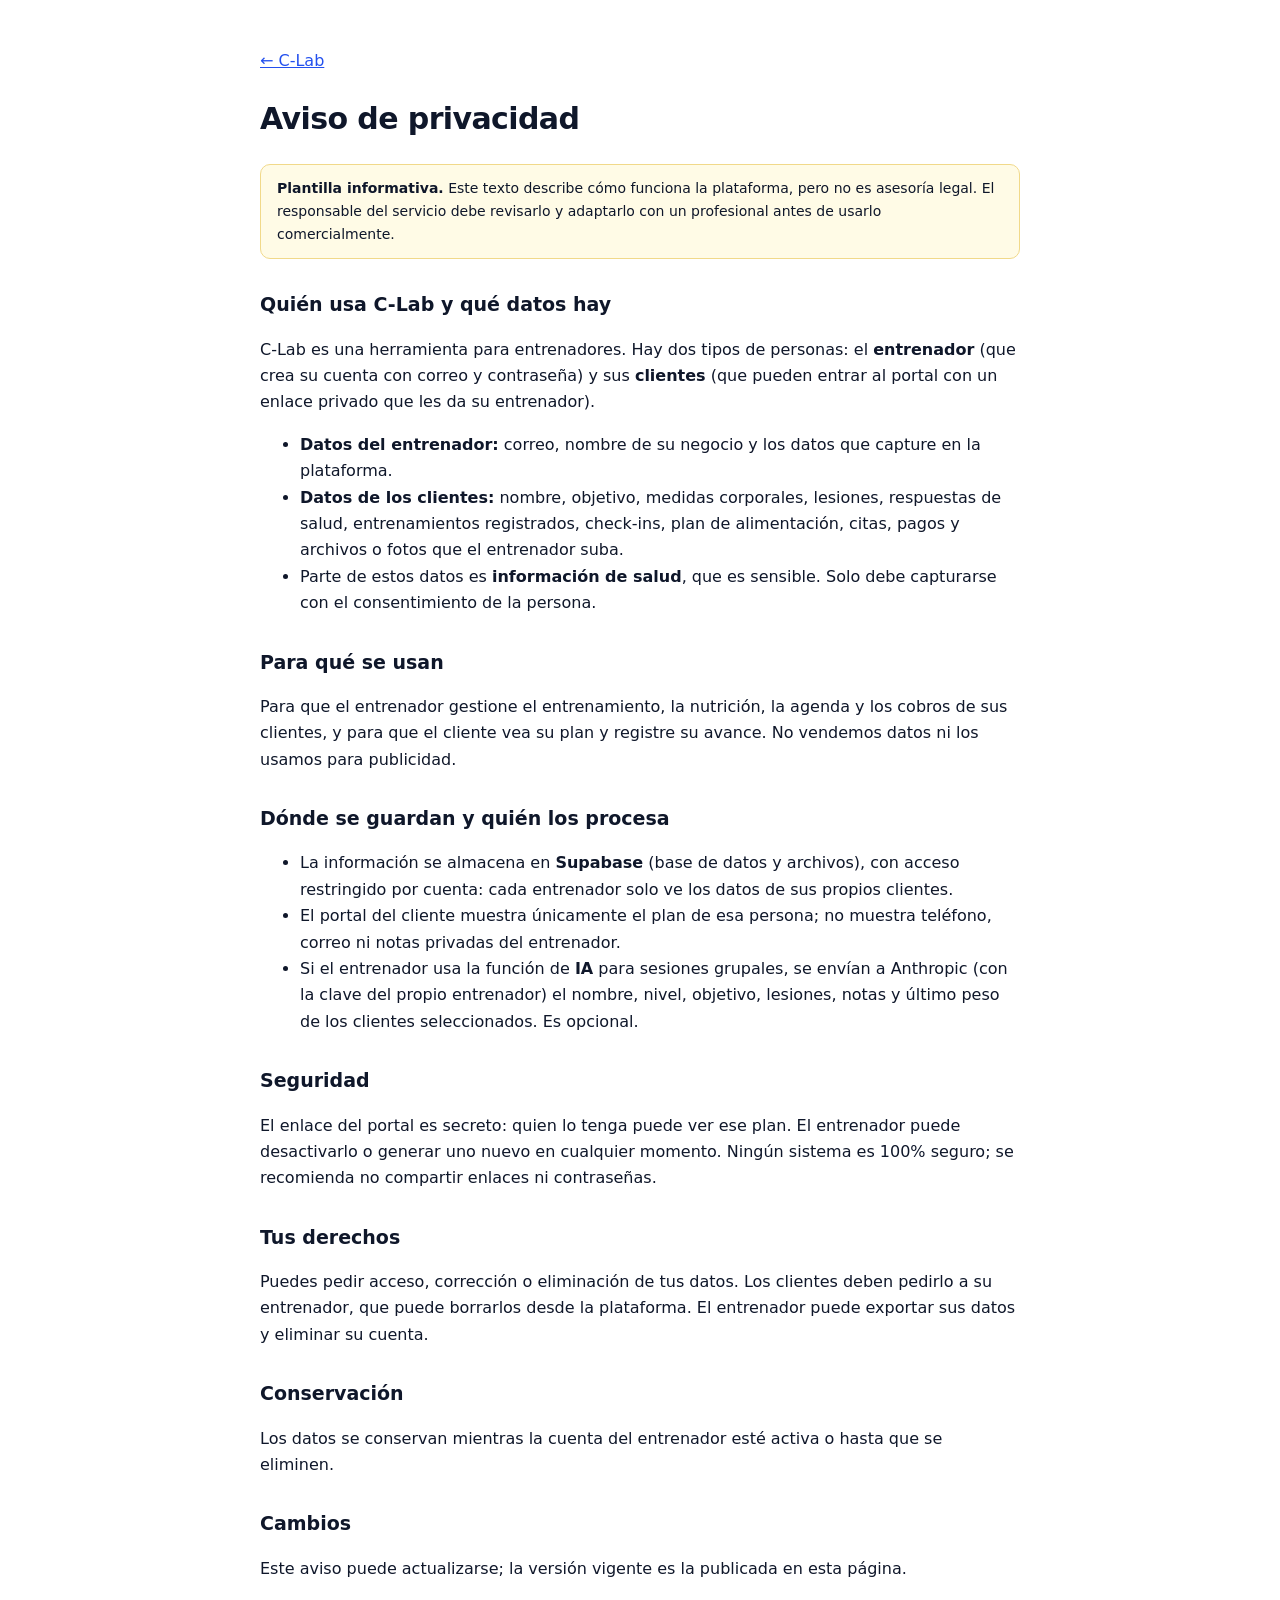
<file: privacidad.html>
<!doctype html>
<html lang="es"><head><meta charset="utf-8"><meta name="viewport" content="width=device-width,initial-scale=1"><title>Aviso de privacidad · C-Lab</title>
<link rel="icon" href="logo-mark.svg" type="image/svg+xml">
<style>body{font:16px/1.65 Inter,system-ui,sans-serif;max-width:760px;margin:0 auto;padding:32px 20px 60px;color:#0f172a;background:#fff}h1{font-size:30px;letter-spacing:-.02em}h2{margin-top:30px;font-size:19px}.note{background:#fffbe6;border:1px solid #f1d98a;border-radius:10px;padding:12px 16px;font-size:14px}a{color:#2350ee}</style></head>
<body>
<p><a href="./">← C-Lab</a></p>
<h1>Aviso de privacidad</h1>
<p class="note"><b>Plantilla informativa.</b> Este texto describe cómo funciona la plataforma, pero no es asesoría legal. El responsable del servicio debe revisarlo y adaptarlo con un profesional antes de usarlo comercialmente.</p>

<h2>Quién usa C-Lab y qué datos hay</h2>
<p>C-Lab es una herramienta para entrenadores. Hay dos tipos de personas: el <b>entrenador</b> (que crea su cuenta con correo y contraseña) y sus <b>clientes</b> (que pueden entrar al portal con un enlace privado que les da su entrenador).</p>
<ul>
<li><b>Datos del entrenador:</b> correo, nombre de su negocio y los datos que capture en la plataforma.</li>
<li><b>Datos de los clientes:</b> nombre, objetivo, medidas corporales, lesiones, respuestas de salud, entrenamientos registrados, check-ins, plan de alimentación, citas, pagos y archivos o fotos que el entrenador suba.</li>
<li>Parte de estos datos es <b>información de salud</b>, que es sensible. Solo debe capturarse con el consentimiento de la persona.</li>
</ul>

<h2>Para qué se usan</h2>
<p>Para que el entrenador gestione el entrenamiento, la nutrición, la agenda y los cobros de sus clientes, y para que el cliente vea su plan y registre su avance. No vendemos datos ni los usamos para publicidad.</p>

<h2>Dónde se guardan y quién los procesa</h2>
<ul>
<li>La información se almacena en <b>Supabase</b> (base de datos y archivos), con acceso restringido por cuenta: cada entrenador solo ve los datos de sus propios clientes.</li>
<li>El portal del cliente muestra únicamente el plan de esa persona; no muestra teléfono, correo ni notas privadas del entrenador.</li>
<li>Si el entrenador usa la función de <b>IA</b> para sesiones grupales, se envían a Anthropic (con la clave del propio entrenador) el nombre, nivel, objetivo, lesiones, notas y último peso de los clientes seleccionados. Es opcional.</li>
</ul>

<h2>Seguridad</h2>
<p>El enlace del portal es secreto: quien lo tenga puede ver ese plan. El entrenador puede desactivarlo o generar uno nuevo en cualquier momento. Ningún sistema es 100% seguro; se recomienda no compartir enlaces ni contraseñas.</p>

<h2>Tus derechos</h2>
<p>Puedes pedir acceso, corrección o eliminación de tus datos. Los clientes deben pedirlo a su entrenador, que puede borrarlos desde la plataforma. El entrenador puede exportar sus datos y eliminar su cuenta.</p>

<h2>Conservación</h2>
<p>Los datos se conservan mientras la cuenta del entrenador esté activa o hasta que se eliminen.</p>

<h2>Cambios</h2>
<p>Este aviso puede actualizarse; la versión vigente es la publicada en esta página.</p>
</body></html>
</file>
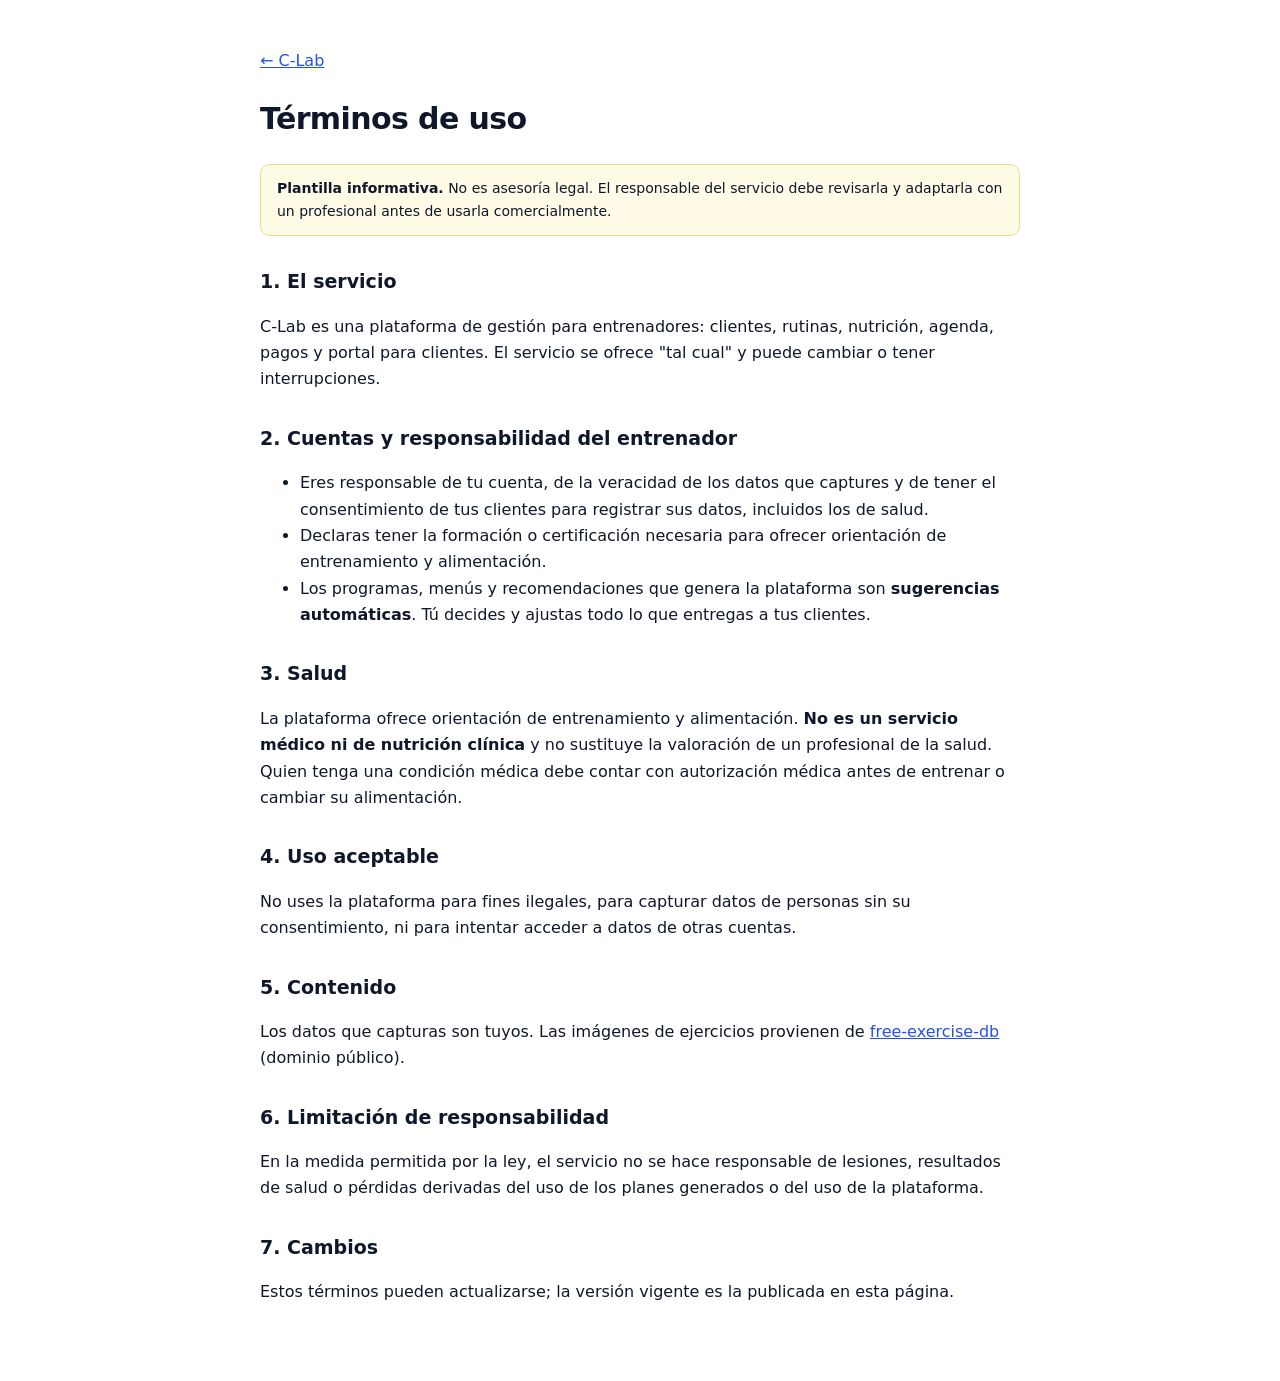
<file: terminos.html>
<!doctype html>
<html lang="es"><head><meta charset="utf-8"><meta name="viewport" content="width=device-width,initial-scale=1"><title>Términos de uso · C-Lab</title>
<link rel="icon" href="logo-mark.svg" type="image/svg+xml">
<style>body{font:16px/1.65 Inter,system-ui,sans-serif;max-width:760px;margin:0 auto;padding:32px 20px 60px;color:#0f172a;background:#fff}h1{font-size:30px;letter-spacing:-.02em}h2{margin-top:30px;font-size:19px}.note{background:#fffbe6;border:1px solid #f1d98a;border-radius:10px;padding:12px 16px;font-size:14px}a{color:#2350ee}</style></head>
<body>
<p><a href="./">← C-Lab</a></p>
<h1>Términos de uso</h1>
<p class="note"><b>Plantilla informativa.</b> No es asesoría legal. El responsable del servicio debe revisarla y adaptarla con un profesional antes de usarla comercialmente.</p>

<h2>1. El servicio</h2>
<p>C-Lab es una plataforma de gestión para entrenadores: clientes, rutinas, nutrición, agenda, pagos y portal para clientes. El servicio se ofrece "tal cual" y puede cambiar o tener interrupciones.</p>

<h2>2. Cuentas y responsabilidad del entrenador</h2>
<ul>
<li>Eres responsable de tu cuenta, de la veracidad de los datos que captures y de tener el consentimiento de tus clientes para registrar sus datos, incluidos los de salud.</li>
<li>Declaras tener la formación o certificación necesaria para ofrecer orientación de entrenamiento y alimentación.</li>
<li>Los programas, menús y recomendaciones que genera la plataforma son <b>sugerencias automáticas</b>. Tú decides y ajustas todo lo que entregas a tus clientes.</li>
</ul>

<h2>3. Salud</h2>
<p>La plataforma ofrece orientación de entrenamiento y alimentación. <b>No es un servicio médico ni de nutrición clínica</b> y no sustituye la valoración de un profesional de la salud. Quien tenga una condición médica debe contar con autorización médica antes de entrenar o cambiar su alimentación.</p>

<h2>4. Uso aceptable</h2>
<p>No uses la plataforma para fines ilegales, para capturar datos de personas sin su consentimiento, ni para intentar acceder a datos de otras cuentas.</p>

<h2>5. Contenido</h2>
<p>Los datos que capturas son tuyos. Las imágenes de ejercicios provienen de <a href="https://github.com/yuhonas/free-exercise-db">free-exercise-db</a> (dominio público).</p>

<h2>6. Limitación de responsabilidad</h2>
<p>En la medida permitida por la ley, el servicio no se hace responsable de lesiones, resultados de salud o pérdidas derivadas del uso de los planes generados o del uso de la plataforma.</p>

<h2>7. Cambios</h2>
<p>Estos términos pueden actualizarse; la versión vigente es la publicada en esta página.</p>
</body></html>
</file>
<file: landing.css>
:root{--display:'Barlow Condensed','Arial Narrow',Impact,sans-serif;--font:Inter,system-ui,-apple-system,'Segoe UI',Roboto,sans-serif;--bg:#070c18;--bg2:#0b1325;--card:#101a2e;--card2:#16223b;--ink:#e8edf7;--mute:#93a0b8;--line:#1f2b46;--accent:#c6f432;--accent2:#9be21b;--ink-a:#0b1220}
*{box-sizing:border-box}html{scroll-behavior:smooth}
body{margin:0;background:var(--bg);color:var(--ink);font:16px/1.6 var(--font);-webkit-font-smoothing:antialiased}
a{color:inherit;text-decoration:none}
.wrap{max-width:1160px;margin:0 auto;padding:0 24px}
h1,h2,h3{margin:0}
h1{font:800 clamp(46px,7vw,92px)/.94 var(--display);text-transform:uppercase;letter-spacing:.005em}
h2{font:800 clamp(34px,4.6vw,56px)/1 var(--display);text-transform:uppercase}
h3{font-size:18px;letter-spacing:-.01em}
.lime{color:var(--accent)}.mute{color:var(--mute)}
.eyebrow{display:inline-flex;gap:8px;align-items:center;font:700 12px var(--font);letter-spacing:.16em;text-transform:uppercase;color:var(--accent);background:rgba(198,244,50,.08);border:1px solid rgba(198,244,50,.25);padding:6px 12px;border-radius:99px}
.btn{display:inline-flex;align-items:center;gap:8px;font:700 15px var(--font);padding:13px 22px;border-radius:12px;border:1px solid var(--line);color:var(--ink);background:rgba(255,255,255,.04);transition:.15s;cursor:pointer}
.btn:hover{background:rgba(255,255,255,.09)}
.btn.pri{background:var(--accent);color:var(--ink-a);border-color:transparent;box-shadow:0 8px 28px rgba(155,226,27,.28)}.btn.pri:hover{background:var(--accent2)}
.btn.lg{padding:16px 28px;font-size:16px;border-radius:14px}
/* header */
header.top{position:sticky;top:0;z-index:30;background:rgba(7,12,24,.78);backdrop-filter:blur(14px);border-bottom:1px solid rgba(255,255,255,.06)}
header.top .wrap{display:flex;align-items:center;gap:26px;height:68px}
.logo{display:flex;align-items:center;gap:10px}.logo b{font:800 24px var(--display);letter-spacing:.05em;text-transform:uppercase}.logo i{color:var(--accent);font-style:normal}
nav.links{display:flex;gap:22px;margin-left:12px;color:var(--mute);font-weight:500;font-size:15px}nav.links a:hover{color:#fff}
.sp{flex:1}
/* hero */
.hero{position:relative;overflow:hidden;padding:70px 0 90px;background:radial-gradient(900px 520px at 85% 0%,rgba(198,244,50,.13),transparent 60%),radial-gradient(700px 500px at 0% 30%,rgba(60,100,255,.16),transparent 60%)}
.hero .wrap{display:grid;grid-template-columns:1.05fr 1fr;gap:40px;align-items:center}
.hero p.lead{font-size:19px;color:#b4c0d8;max-width:540px;margin:22px 0 28px}
.cta{display:flex;gap:12px;flex-wrap:wrap}.trust{margin-top:18px;color:var(--mute);font-size:14px;display:flex;gap:18px;flex-wrap:wrap}.trust span::before{content:'✓ ';color:var(--accent);font-weight:800}
.chips{display:flex;gap:10px;flex-wrap:wrap;margin-top:44px}.chips span{padding:7px 14px;border:1px solid var(--line);border-radius:99px;color:#b4c0d8;font-size:13.5px;background:rgba(255,255,255,.03)}
/* mockups */
.mock{position:relative;min-height:470px}
.win{background:linear-gradient(180deg,#111c33,#0c1528);border:1px solid rgba(255,255,255,.1);border-radius:18px;box-shadow:0 40px 90px rgba(0,0,0,.55);overflow:hidden}
.win .bar{display:flex;gap:6px;padding:11px 14px;border-bottom:1px solid rgba(255,255,255,.07)}.win .bar i{width:10px;height:10px;border-radius:50%;background:#2a3858}
.dash{padding:16px;display:grid;gap:12px}.kp{display:grid;grid-template-columns:repeat(3,1fr);gap:10px}.kp div{background:var(--card2);border-radius:12px;padding:12px}.kp small{color:var(--mute);font-size:11px;display:block}.kp b{font:700 26px/1.1 var(--display)}
.g2{display:grid;grid-template-columns:1.2fr 1fr;gap:10px}.pnl{background:var(--card2);border-radius:12px;padding:12px}.pnl h4{margin:0 0 8px;font-size:12px;color:var(--mute);text-transform:uppercase;letter-spacing:.08em}
.sess{display:flex;gap:10px;align-items:center;padding:8px 10px;background:rgba(255,255,255,.04);border-left:3px solid var(--accent2);border-radius:8px;margin-top:6px;font-size:13px}.sess b{font:700 17px var(--display);min-width:46px}.sess.b{border-left-color:#7ea2ff}
.bars{display:flex;gap:8px;align-items:flex-end;height:96px}.bars i{flex:1;background:linear-gradient(180deg,var(--accent),#5fa500);border-radius:5px 5px 2px 2px}
.phone{width:262px;background:#05080f;border:7px solid #1b2742;border-radius:38px;box-shadow:0 40px 80px rgba(0,0,0,.6);overflow:hidden;position:relative}
.phone::before{content:'';position:absolute;top:6px;left:50%;transform:translateX(-50%);width:78px;height:20px;background:#05080f;border-radius:99px;z-index:2}
.ph{padding:34px 14px 16px;background:var(--bg);min-height:500px;font-size:13px}
.ph h5{margin:0;font:800 24px/1 var(--display);text-transform:uppercase}.ph .sub{color:var(--mute);font-size:12px;margin:2px 0 10px}
.pc{background:var(--card);border:1px solid var(--line);border-radius:14px;padding:12px;margin-top:10px}.pc.a{background:linear-gradient(135deg,#16223b,#0d1730);border-color:rgba(198,244,50,.3)}
.ex{display:flex;gap:10px;align-items:center;padding:7px 0;border-top:1px solid var(--line)}.ex:first-child{border-top:0}.ex img{width:38px;height:38px;border-radius:9px;object-fit:cover;background:var(--card2)}.ex div{flex:1;line-height:1.25}.ex small{color:var(--mute);display:block;font-size:11px}.ex b.r{font-size:13px;flex:none}
.pb{display:block;width:100%;text-align:center;background:var(--accent);color:var(--ink-a);font-weight:800;padding:10px;border-radius:11px;margin-top:10px;font-size:13px}
.hero .win{position:absolute;left:0;top:10px;width:92%}.hero .phone{position:absolute;right:-6px;bottom:-30px;transform:rotate(3deg)}
/* secciones */
section{padding:92px 0}section.alt{background:var(--bg2)}
.head{max-width:720px;margin:0 auto 54px;text-align:center}.head p{color:#b4c0d8;font-size:18px;margin:14px 0 0}
.grid{display:grid;grid-template-columns:repeat(4,1fr);gap:16px}
.feat{background:var(--card);border:1px solid var(--line);border-radius:18px;padding:22px;transition:.2s}.feat:hover{transform:translateY(-4px);border-color:rgba(198,244,50,.35)}
.feat .ic{width:46px;height:46px;border-radius:13px;background:rgba(198,244,50,.1);color:var(--accent);display:grid;place-items:center;margin-bottom:14px}.feat p{margin:6px 0 0;color:var(--mute);font-size:14.5px}
.show{display:grid;grid-template-columns:1fr 1fr;gap:56px;align-items:center;margin-bottom:96px}.show:last-child{margin-bottom:0}.show.rev .txt{order:2}
.show .txt h2{margin:14px 0}.show .txt p{color:#b4c0d8;font-size:17px}.show ul{list-style:none;padding:0;margin:20px 0 0;display:grid;gap:11px}.show li{display:flex;gap:11px;align-items:flex-start;color:#d3dcee}.show li::before{content:'✓';color:var(--ink-a);background:var(--accent);width:21px;height:21px;border-radius:50%;display:grid;place-items:center;font-size:12px;font-weight:900;flex:none;margin-top:2px}
.stage{display:grid;place-items:center;min-height:430px;border-radius:26px;background:radial-gradient(420px 300px at 50% 40%,rgba(198,244,50,.1),transparent 70%),var(--card);border:1px solid var(--line);padding:26px;overflow:hidden}
.stage .phone{transform:none}
.rb{background:var(--card2);border:1px solid var(--line);border-radius:12px;padding:9px;display:flex;gap:10px;align-items:center;margin-top:8px}.rb img{width:44px;height:44px;border-radius:9px;object-fit:cover}.rb div{flex:1;font-size:13px;line-height:1.25}.rb small{display:block;color:var(--mute)}.rb span{font:700 13px var(--font);background:var(--bg);padding:5px 10px;border-radius:8px}
.add{margin-top:10px;border:2px dashed #2a3858;border-radius:12px;padding:12px;text-align:center;color:var(--mute);font-weight:600;font-size:13px}
.panel{width:100%;max-width:430px}
.donutm{display:flex;gap:18px;align-items:center}.donutm svg{width:128px;height:128px;flex:none}.lg2{display:grid;gap:7px;font-size:13px;color:#c9d5ec;flex:1}.lg2 i{display:inline-block;width:10px;height:10px;border-radius:3px;margin-right:7px}
.meal{display:grid;grid-template-columns:78px 1fr;gap:10px;padding:9px 0;border-top:1px solid var(--line);font-size:12.5px;color:#c9d5ec}.meal b{color:#fff}.meal small{display:block;color:var(--mute)}
.timer{text-align:center;width:100%;max-width:440px}.timer small{letter-spacing:.16em;text-transform:uppercase;color:var(--mute);font-weight:700;font-size:11px}.timer .n{font:800 34px/1 var(--display);text-transform:uppercase}.timer .t{font:800 120px/.95 var(--display);color:var(--accent)}
.cl3{display:grid;grid-template-columns:repeat(3,1fr);gap:8px;margin-top:14px;text-align:left}.cl3 div{border-radius:12px;padding:9px 10px;font-size:12px;border:2px solid #4cc38a;background:rgba(76,195,138,.12);line-height:1.3}.cl3 div.r{border-color:#e5a84a;background:rgba(229,168,74,.1)}.cl3 b{display:block;font:800 16px var(--display);text-transform:uppercase}.cl3 small{color:var(--mute)}
.steps{display:grid;grid-template-columns:repeat(3,1fr);gap:20px}.step{background:var(--card);border:1px solid var(--line);border-radius:20px;padding:28px}.step .n{font:800 56px/1 var(--display);color:var(--accent);opacity:.9}.step p{color:var(--mute)}
.prices{display:grid;grid-template-columns:repeat(2,minmax(0,430px));gap:20px;justify-content:center}
.plan{background:var(--card);border:1px solid var(--line);border-radius:24px;padding:32px;position:relative}.plan.pro{border-color:rgba(198,244,50,.55);background:linear-gradient(180deg,rgba(198,244,50,.06),var(--card))}.plan .tagp{position:absolute;top:-13px;left:28px;background:var(--accent);color:var(--ink-a);font:800 12px var(--font);letter-spacing:.08em;text-transform:uppercase;padding:5px 12px;border-radius:99px}
.plan .price{font:800 64px/1 var(--display);margin:12px 0 4px}.plan .price small{font:500 15px var(--font);color:var(--mute)}.plan ul{list-style:none;padding:0;margin:20px 0 26px;display:grid;gap:10px}.plan li{display:flex;gap:10px;color:#d3dcee}.plan li::before{content:'✓';color:var(--accent);font-weight:900}
.faq{max-width:780px;margin:0 auto;display:grid;gap:10px}.faq details{background:var(--card);border:1px solid var(--line);border-radius:14px;padding:4px 18px}.faq summary{cursor:pointer;font-weight:700;padding:14px 0;list-style:none;display:flex;justify-content:space-between}.faq summary::after{content:'+';color:var(--accent);font-size:22px;line-height:1}.faq details[open] summary::after{content:'–'}.faq p{color:#b4c0d8;margin:0 0 16px}
.final{text-align:center;background:radial-gradient(700px 360px at 50% 0%,rgba(198,244,50,.16),transparent 70%)}.final h2{margin-bottom:14px}.final p{color:#b4c0d8;font-size:18px;margin:0 0 26px}
footer{border-top:1px solid var(--line);padding:34px 0;color:var(--mute);font-size:14px}footer .wrap{display:flex;gap:22px;flex-wrap:wrap;align-items:center}footer a:hover{color:#fff}
@media(max-width:940px){.hero .wrap,.show{grid-template-columns:1fr}.show.rev .txt{order:0}.grid{grid-template-columns:1fr 1fr}.steps,.prices{grid-template-columns:1fr}.mock{min-height:540px;margin-top:20px}.hero .win{width:100%;position:relative;top:0}.hero .phone{right:0;bottom:-40px;transform:rotate(2deg)}nav.links{display:none}section{padding:64px 0}.stage{min-height:0;padding:18px}}
@media(max-width:560px){.grid{grid-template-columns:1fr}.hero{padding-top:40px}.g2{grid-template-columns:1fr}.cl3{grid-template-columns:1fr}.timer .t{font-size:96px}}
body{overflow-x:hidden}.logo b{white-space:nowrap}
@media(max-width:560px){header.top .wrap{gap:10px;height:62px}header.top .btn:not(.pri){display:none}.btn{padding:11px 16px}.btn.lg{width:100%;justify-content:center}.hero .phone{width:230px;right:-4px}.mock{min-height:600px}.hero .win{position:relative}}
</file>
<file: portal.css>
:root{--display:'Barlow Condensed','Arial Narrow',Impact,sans-serif;--font:Inter,system-ui,-apple-system,'Segoe UI',Roboto,sans-serif;--bg:#080d19;--card:#101a2e;--card2:#16223b;--ink:#e8edf7;--mute:#93a0b8;--line:#1f2b46;--accent:#c6f432;--accent2:#9be21b;--ink-a:#0b1220;--ok:#4cc38a;--bad:#f27d84;--warn:#e5a84a;--pri:#7ea2ff}
*{box-sizing:border-box;-webkit-tap-highlight-color:transparent}
html,body{margin:0;background:var(--bg);color:var(--ink);font:15px/1.5 var(--font)}
body{min-height:100vh}
a{color:var(--pri)}
#app{max-width:560px;margin:0 auto;padding:0 0 96px}
h1,h2,h3{margin:0}h1{font:800 32px/1 var(--display);text-transform:uppercase;letter-spacing:.01em}h2{font:800 22px/1.1 var(--display);text-transform:uppercase;letter-spacing:.02em}h3{font-size:15px}
.mute{color:var(--mute)}.small{font-size:12.5px}.center{text-align:center}
.boot{display:flex;flex-direction:column;align-items:center;justify-content:center;min-height:70vh;color:var(--mute);gap:14px}.spin{width:34px;height:34px;border-radius:50%;border:3px solid var(--line);border-top-color:var(--accent);animation:sp 1s linear infinite}@keyframes sp{to{transform:rotate(360deg)}}
.err{margin:60px 20px;padding:22px;border:1px solid var(--line);border-radius:16px;background:var(--card);text-align:center}
.top{display:flex;align-items:center;justify-content:space-between;padding:calc(18px + env(safe-area-inset-top)) 18px 6px}.brandrow{display:flex;align-items:center;gap:10px}.brandrow b{font:800 20px var(--display);letter-spacing:.05em;text-transform:uppercase}.brandrow small{display:block;color:var(--mute);font-size:11px;letter-spacing:.14em;text-transform:uppercase;margin-top:-2px}
.hero{padding:6px 18px 4px}.hero p{margin:6px 0 0;color:var(--mute)}
.card{background:var(--card);border:1px solid var(--line);border-radius:18px;padding:18px;margin:14px 16px}
.card.accent{background:linear-gradient(135deg,#16223b,#0d1730);border-color:rgba(198,244,50,.28)}
.row{display:flex;gap:12px;align-items:center}.sp{justify-content:space-between}.grow{flex:1}
button{font:inherit;font-weight:700;border:1px solid var(--line);background:var(--card2);color:var(--ink);padding:11px 16px;border-radius:12px;cursor:pointer}
button.pri{background:var(--accent);color:var(--ink-a);border-color:transparent;box-shadow:0 6px 20px rgba(155,226,27,.25)}button.pri:active{transform:scale(.98)}button.block{width:100%;padding:14px;font-size:16px}button.ghost{background:none}button.sm{padding:6px 11px;font-size:13px;border-radius:9px}
input,select,textarea{font:inherit;width:100%;color:var(--ink);background:var(--bg);border:1px solid var(--line);border-radius:12px;padding:11px 13px}
input:focus,select:focus,textarea:focus{outline:none;border-color:var(--accent)}textarea{min-height:80px;resize:vertical}
.fl{display:block;font-size:11.5px;font-weight:700;color:var(--mute);margin:14px 0 6px;text-transform:uppercase;letter-spacing:.07em}
.pills{display:flex;gap:8px;flex-wrap:wrap}.pill{flex:1;min-width:46px;text-align:center;padding:10px 0;border-radius:12px;border:1px solid var(--line);background:var(--bg);font-weight:700;cursor:pointer}.pill.on{background:var(--accent);color:var(--ink-a);border-color:transparent}
.chk{display:flex;flex-wrap:wrap;gap:7px}.chk label{display:flex;gap:6px;align-items:center;background:var(--bg);border:1px solid var(--line);border-radius:99px;padding:7px 12px;font-size:13.5px;cursor:pointer}.chk input{width:auto;accent-color:var(--accent)}.chk label:has(input:checked){border-color:var(--accent)}
.kpis{display:grid;grid-template-columns:repeat(3,1fr);gap:10px}.kpi{background:var(--card2);border-radius:14px;padding:12px 8px;text-align:center}.kpi b{display:block;font:800 26px/1 var(--display)}.kpi small{color:var(--mute);font-size:11.5px}
.th{width:54px;height:54px;border-radius:12px;object-fit:cover;background:var(--card2);flex:none}.th.ph{display:grid;place-items:center;font:800 20px var(--display);color:var(--accent)}
.ex{display:flex;gap:13px;align-items:center;padding:11px 0;border-top:1px solid var(--line)}.ex:first-child{border-top:0}.ex .b{flex:1;min-width:0;display:flex;flex-direction:column}.ex small{color:var(--mute)}.ex .r{text-align:right;font-weight:700}
.tabs{position:fixed;left:0;right:0;bottom:0;background:rgba(10,16,32,.94);backdrop-filter:blur(14px);border-top:1px solid var(--line);display:flex;justify-content:center;padding:8px 8px calc(8px + env(safe-area-inset-bottom));z-index:20}
.tabs>div{max-width:560px;width:100%;display:grid;grid-template-columns:repeat(4,1fr);gap:4px}.tabs button{background:none;border:0;display:flex;flex-direction:column;align-items:center;gap:3px;font-size:11.5px;color:var(--mute);padding:6px 0;border-radius:10px;font-weight:600}.tabs button.on{color:var(--accent)}.tabs svg{width:22px;height:22px}
.day{margin:14px 16px}.day .head{display:flex;justify-content:space-between;align-items:center;margin-bottom:6px}
.seg{display:flex;gap:6px;overflow-x:auto;margin:0 16px}.seg button{white-space:nowrap;border-radius:99px;padding:7px 14px;font-size:13px;flex:none}.seg button.on{background:var(--accent);color:var(--ink-a);border-color:transparent}
.meal{padding:12px 0;border-top:1px solid var(--line)}.meal:first-child{border-top:0}.meal b{display:flex;justify-content:space-between}.meal ul{margin:5px 0 0;padding-left:18px;color:#c3cde2}.meal small{color:var(--mute)}
.bar{height:8px;border-radius:99px;background:var(--line);overflow:hidden;margin:6px 0}.bar i{display:block;height:100%;background:linear-gradient(90deg,var(--accent2),var(--accent))}
.spark{width:100%;height:96px}
/* sesión de entrenamiento */
#sheet{position:fixed;inset:0;background:var(--bg);z-index:40;overflow:auto;padding-bottom:140px}#sheet[hidden]{display:none}
.shead{position:sticky;top:0;background:rgba(8,13,25,.95);backdrop-filter:blur(10px);z-index:2;padding:calc(12px + env(safe-area-inset-top)) 16px 12px;border-bottom:1px solid var(--line);display:flex;align-items:center;gap:12px}.shead h2{flex:1}.clock{font:700 20px var(--display);color:var(--accent);letter-spacing:.05em}
.wex{margin:14px 16px;background:var(--card);border:1px solid var(--line);border-radius:18px;overflow:hidden}.wex.done{border-color:rgba(76,195,138,.5)}
.wex .im{display:flex;gap:10px;padding:14px 14px 4px;align-items:center}.wex .im img{width:64px;height:64px;border-radius:12px;object-fit:cover}.wex .im .t{flex:1}.wex .im .t b{display:block}.wex .im small{color:var(--mute)}
.sets{padding:6px 14px 14px}.srow{display:grid;grid-template-columns:30px 1fr 1fr 46px;gap:8px;align-items:center;margin-top:8px}.srow .n{color:var(--mute);font-weight:700;text-align:center}.srow input{text-align:center;padding:10px 4px;font-weight:700}.srow .ok{padding:0;height:42px;border-radius:12px;display:grid;place-items:center}.srow.done input{opacity:.6}.srow.done .ok{background:var(--ok);color:#06210f;border:0}
.shd{display:grid;grid-template-columns:30px 1fr 1fr 46px;gap:8px;font-size:10.5px;color:var(--mute);text-transform:uppercase;letter-spacing:.08em;text-align:center;margin-top:6px}
.prev{font-size:12px;color:var(--mute);margin:8px 0 0}
.rest{position:fixed;left:12px;right:12px;bottom:calc(76px + env(safe-area-inset-bottom));max-width:536px;margin:0 auto;background:var(--accent);color:var(--ink-a);border-radius:16px;padding:12px 16px;display:flex;align-items:center;gap:12px;z-index:45;box-shadow:0 10px 30px rgba(0,0,0,.5)}.rest b{font:800 30px var(--display)}.rest span{flex:1;font-weight:700}.rest button{background:var(--ink-a);color:#fff;border:0}
.fin{position:fixed;left:0;right:0;bottom:0;padding:12px 16px calc(14px + env(safe-area-inset-bottom));background:rgba(8,13,25,.96);border-top:1px solid var(--line);z-index:44}.fin>div{max-width:560px;margin:0 auto}
.modal{position:fixed;inset:0;background:rgba(2,6,15,.72);z-index:60;display:flex;align-items:flex-end;justify-content:center}.modal .box{background:var(--card);border-radius:22px 22px 0 0;padding:20px 18px calc(24px + env(safe-area-inset-bottom));width:100%;max-width:560px;max-height:92vh;overflow:auto}.modal h2{margin-bottom:6px}
.imgs{display:grid;grid-template-columns:1fr 1fr;gap:8px;margin:10px 0}.imgs img{width:100%;border-radius:12px}
#toast{position:fixed;left:50%;bottom:100px;transform:translateX(-50%);background:var(--accent);color:var(--ink-a);padding:10px 18px;border-radius:99px;font-weight:700;z-index:80}#toast[hidden]{display:none}
.tag{display:inline-block;font-size:11.5px;font-weight:700;padding:2px 9px;border-radius:99px;background:var(--card2)}.tag.ok{color:var(--ok)}
footer.legal{text-align:center;color:var(--mute);font-size:12px;padding:20px}
.offline{margin:8px 16px 0;background:rgba(229,168,74,.15);border:1px solid rgba(229,168,74,.45);color:#f3c880;border-radius:12px;padding:9px 12px;font-size:12.5px}
.up{color:var(--accent)!important;font-weight:700}
/* ---------- experiencia élite: marca, anillos, hábitos, logros, fotos, celebración ---------- */
.blogo{width:38px;height:38px;border-radius:11px;object-fit:cover;background:var(--card2)}
.ringrow{display:flex;justify-content:space-around;gap:6px}.ringw{text-align:center}.ringw small{display:block;color:var(--mute);font-size:11.5px;margin-top:2px}.rt{font:800 20px var(--display);fill:var(--ink)}
.dots{display:flex;gap:6px;align-items:center}.dot{width:11px;height:11px;border-radius:50%;background:var(--line);display:inline-block}.dot.on{background:var(--accent)}.dot.half{background:color-mix(in srgb,var(--accent) 40%,var(--line))}
.hab{display:flex;align-items:center;gap:12px;width:100%;text-align:left;margin-top:8px;padding:12px 14px;border-radius:14px;background:var(--bg);border:1px solid var(--line)}.hab .hi{font-size:20px}.hab .hl{flex:1;font-weight:600}.hab .hc{width:26px;height:26px;border-radius:50%;border:2px solid var(--line);display:grid;place-items:center;font-weight:900;font-size:14px}
.hab.on{border-color:var(--accent);background:color-mix(in srgb,var(--accent) 10%,var(--bg))}.hab.on .hc{background:var(--accent);border-color:var(--accent);color:var(--ink-a)}
.badges{display:grid;grid-template-columns:repeat(2,1fr);gap:8px;margin-top:10px}.bd{background:var(--bg);border:1px solid var(--line);border-radius:14px;padding:11px;display:flex;flex-direction:column;gap:2px;opacity:.5}.bd span{font-size:26px;filter:grayscale(1)}.bd b{font-size:13.5px}.bd small{color:var(--mute);font-size:11.5px;line-height:1.3}
.bd.on{opacity:1;border-color:color-mix(in srgb,var(--accent) 55%,var(--line));background:linear-gradient(135deg,color-mix(in srgb,var(--accent) 12%,var(--bg)),var(--bg))}.bd.on span{filter:none}.bd.on small{color:var(--accent);font-weight:700}
.photos{display:grid;grid-template-columns:repeat(3,1fr);gap:8px;margin-top:10px}.photos figure{margin:0}.photos img{width:100%;aspect-ratio:3/4;object-fit:cover;border-radius:10px;background:var(--card2)}.photos figcaption{font-size:10.5px;color:var(--mute);margin-top:3px}
.drop{display:flex;align-items:center;justify-content:center;gap:8px;border:2px dashed var(--line);border-radius:14px;padding:22px;margin:14px 0 6px;cursor:pointer;color:var(--ink);font-weight:700}
.swapb{margin-top:10px;width:100%;background:none;border:1px dashed var(--line);color:var(--mute);font-size:13px;padding:9px;border-radius:11px}
.altb{display:flex;gap:12px;align-items:center;width:100%;text-align:left;margin-top:8px;padding:10px;border-radius:14px;background:var(--bg)}.altb span{display:flex;flex-direction:column}.altb small{color:var(--mute);font-weight:500}
.mealb{display:flex;gap:12px;align-items:flex-start;cursor:pointer}.mealb .mc{width:26px;height:26px;border-radius:50%;border:2px solid var(--line);display:grid;place-items:center;font-weight:900;flex:none;margin-top:2px}.mealb .mt{flex:1}.mealb.on .mc{background:var(--accent);border-color:var(--accent);color:var(--ink-a)}.mealb.on ul{opacity:.65}
.cele{text-align:center}.cele .big{font-size:54px;line-height:1}.cele h2{margin:8px 0 2px}.prbox{margin-top:12px;background:color-mix(in srgb,var(--accent) 12%,var(--bg));border:1px solid color-mix(in srgb,var(--accent) 45%,var(--line));border-radius:14px;padding:12px;text-align:left}.prbox b:first-child{display:block;margin-bottom:4px;color:var(--accent)}.ghost{background:none}
.confetti{position:fixed;inset:0;pointer-events:none;overflow:hidden;z-index:90}.confetti i{position:absolute;top:-16px;width:9px;height:14px;border-radius:2px;animation:fall linear forwards}@keyframes fall{to{transform:translateY(105vh) rotate(720deg);opacity:.9}}
.wex.done{border-color:color-mix(in srgb,var(--accent) 60%,var(--line))}

.att.me span,.att.me b{color:var(--pri)}.att.me .meter i{box-shadow:0 0 10px var(--pri)}
</file>
